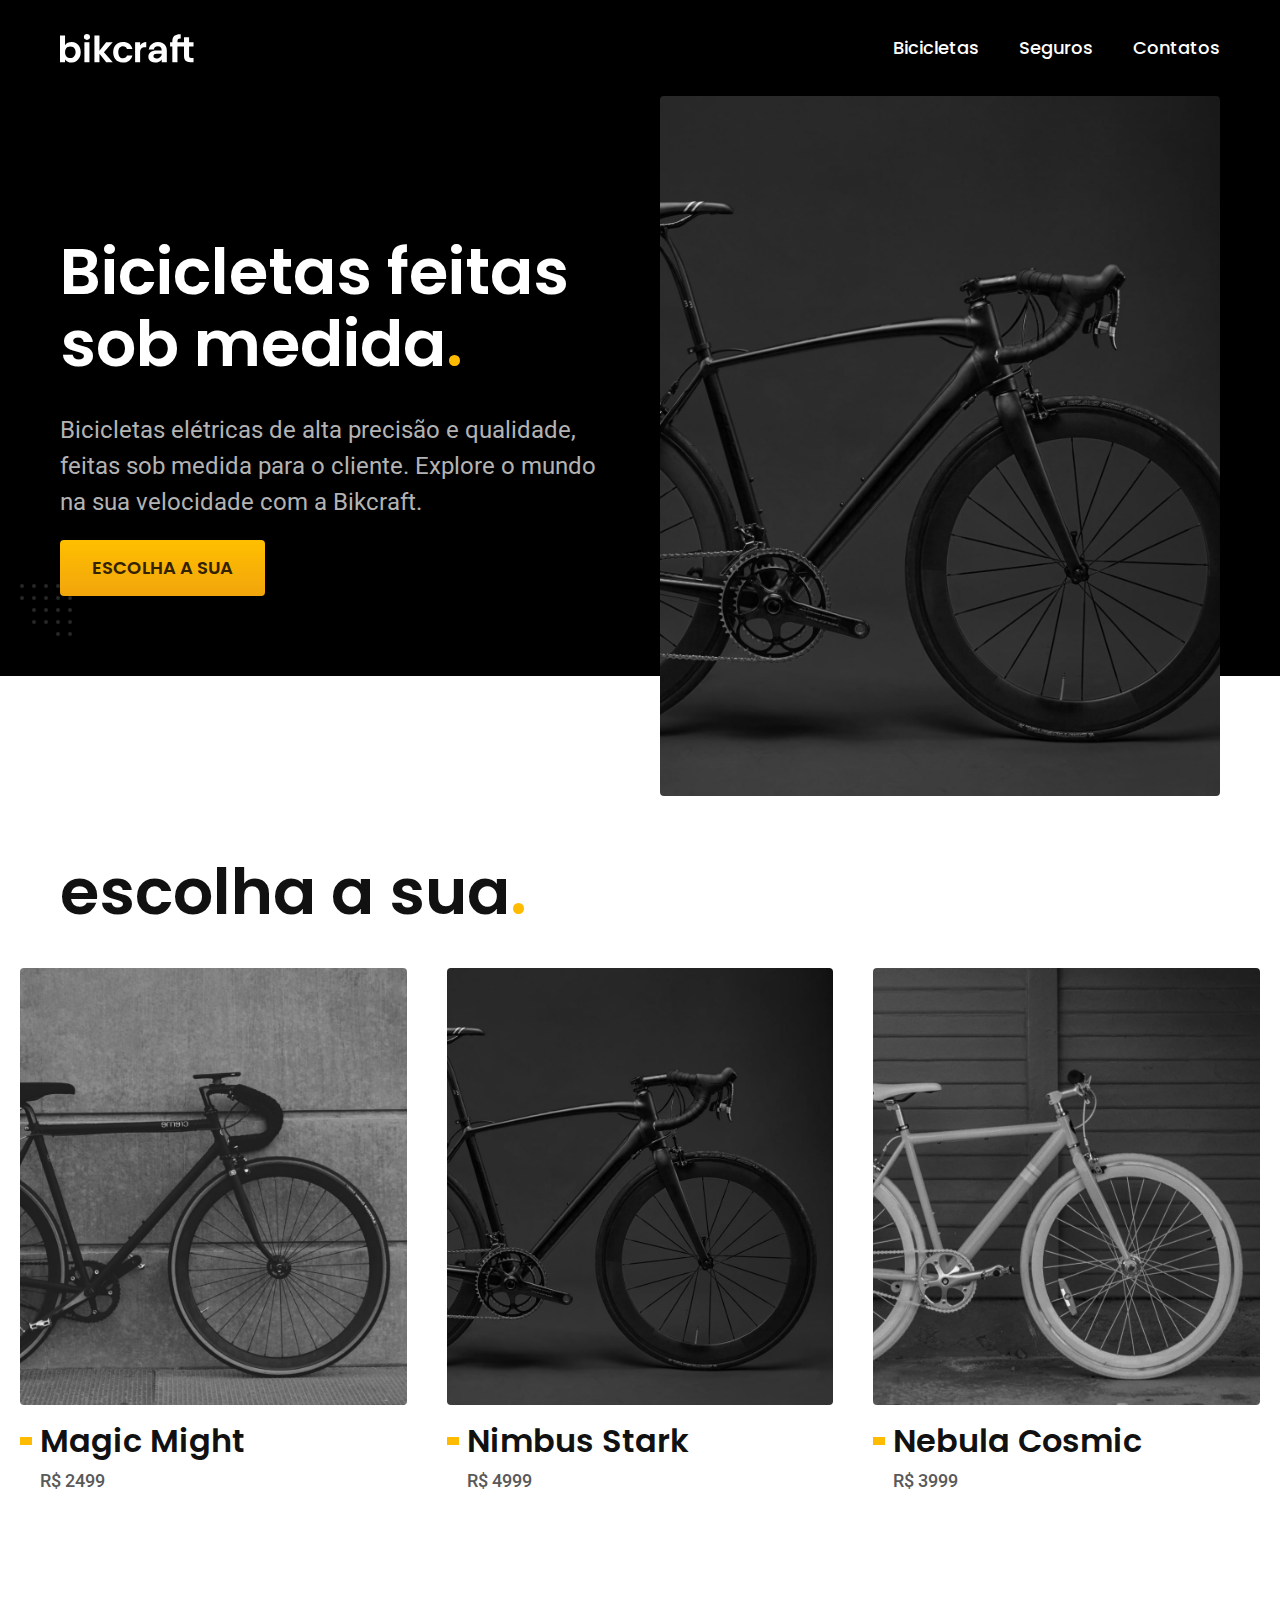
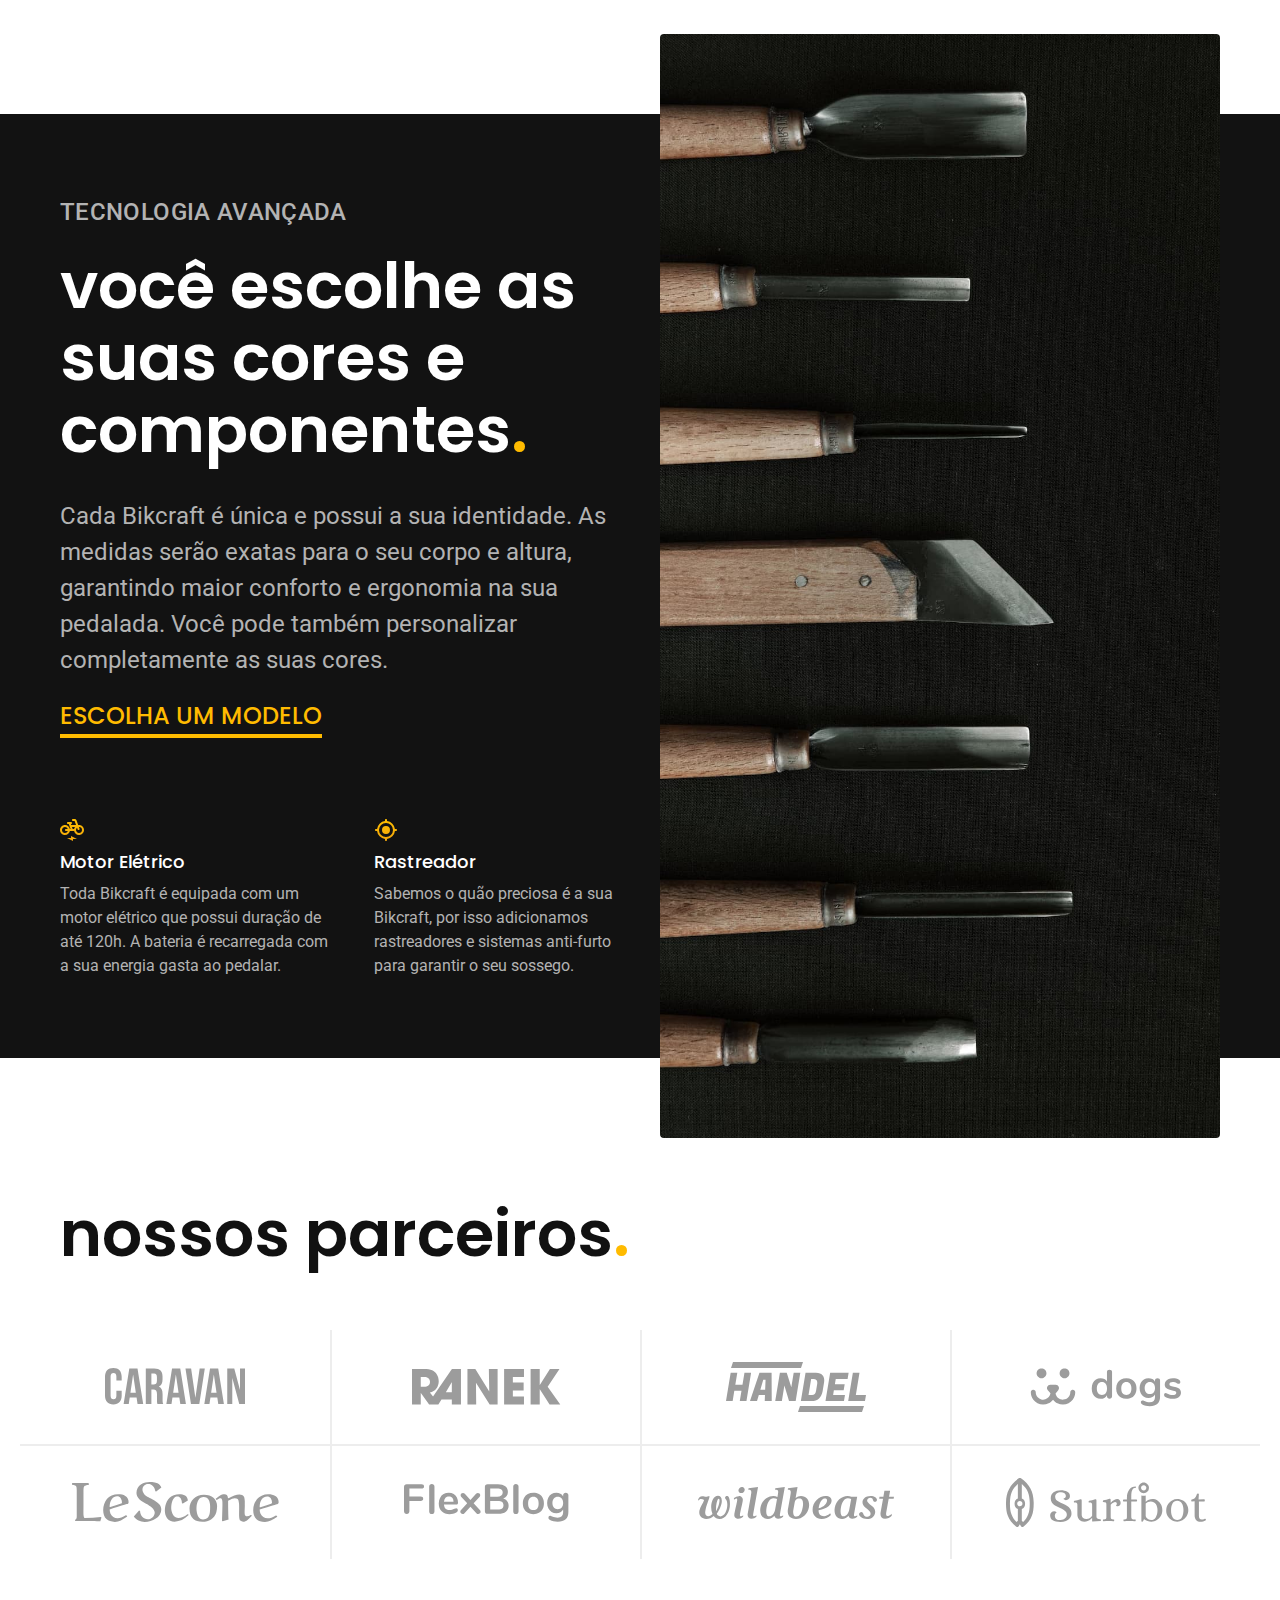
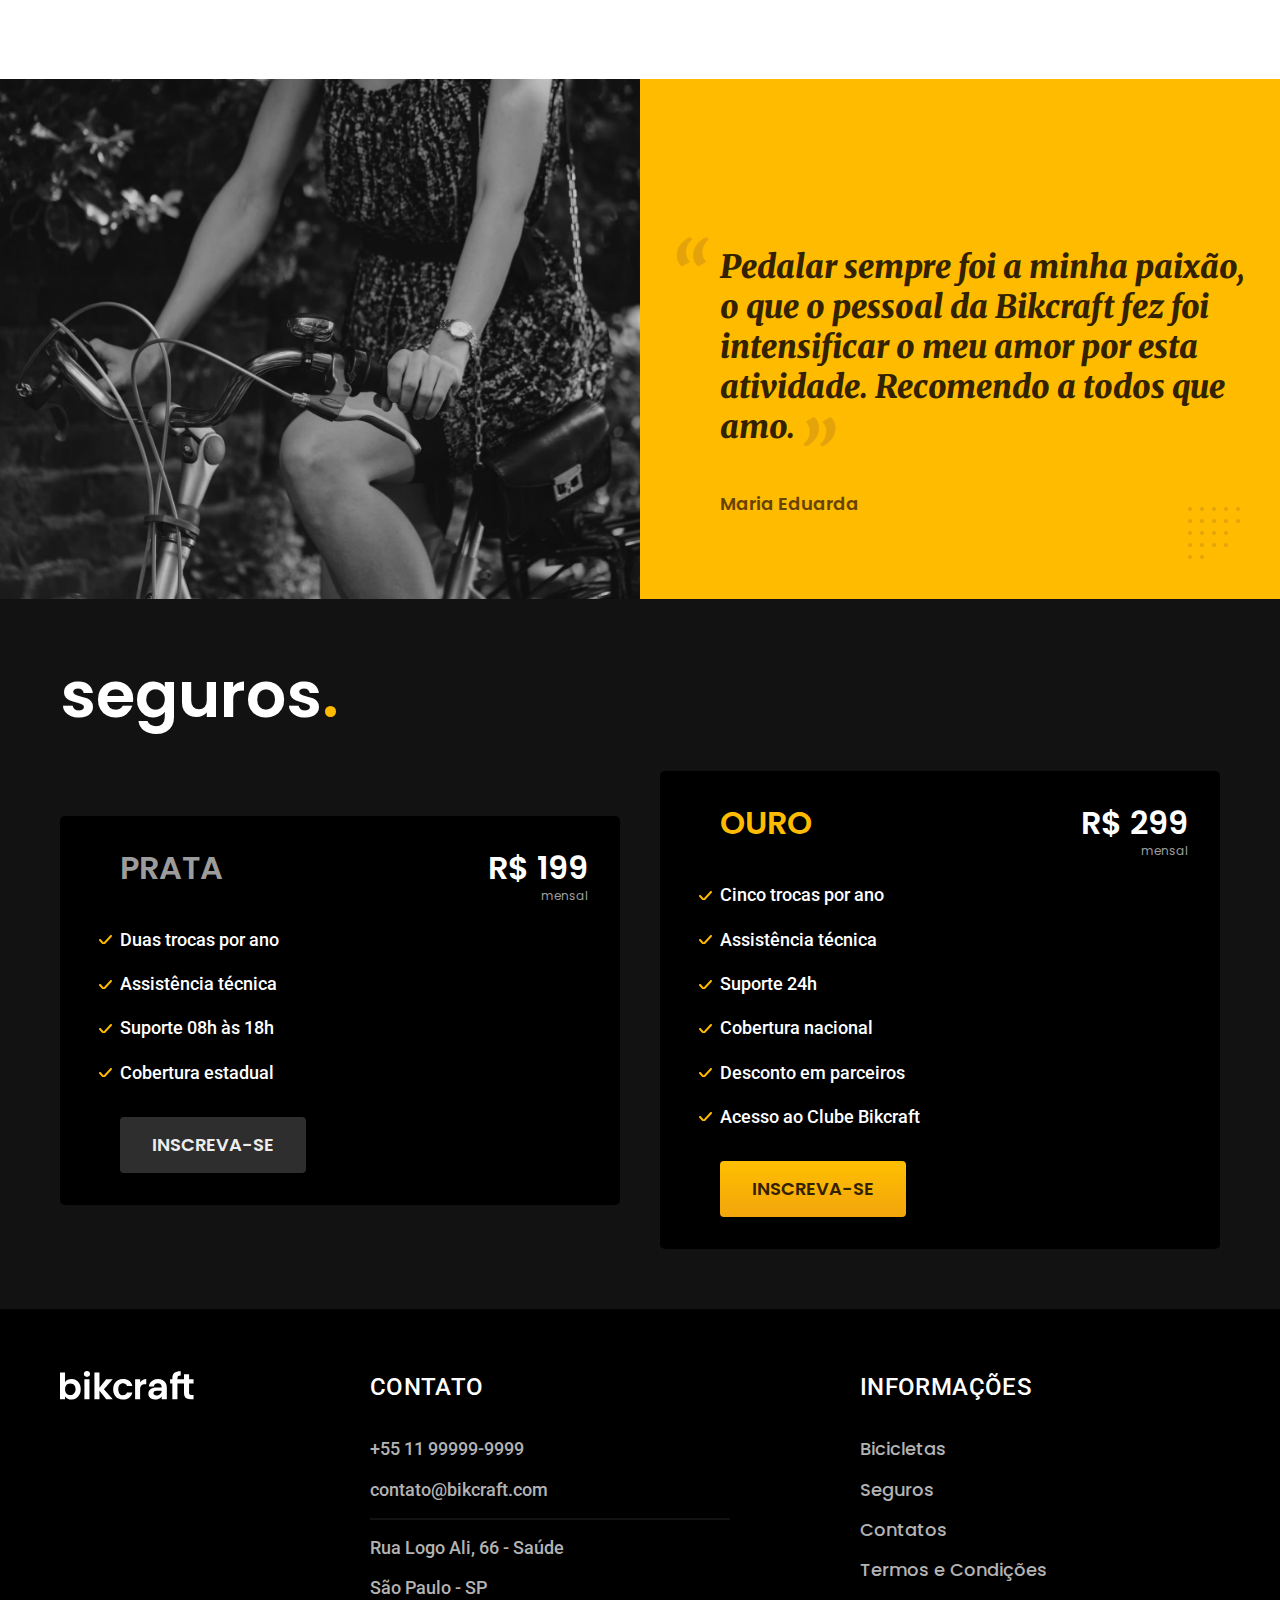
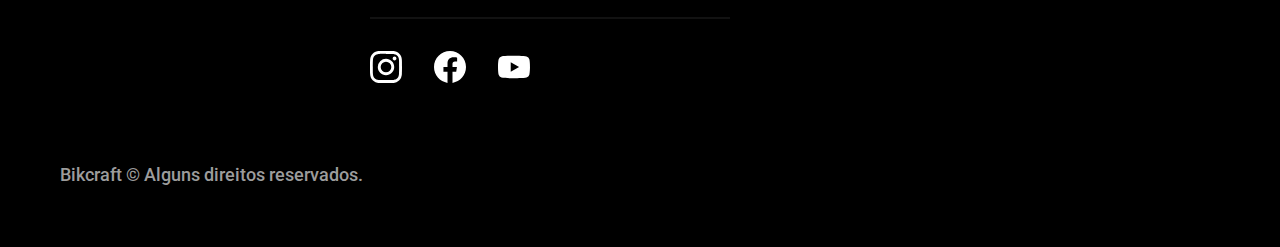
<file: index.html>
<!DOCTYPE html>
<html lang="pt-br">

<head>
  <meta charset="UTF-8">
  <meta name="viewport" content="width=device-width, initial-scale=1.0">
  <title>Bikcraft - Bicicletas Elétricas</title>
  <meta name="description" content="Bicicletas elétricas de alta precisão e qualidade, feitas sob medida para o cliente. Explore o mundo na sua velocidade com a Bikcraft.">

  <link rel="icon" href="./favicon.svg" type="image/svg+xml">
  <link rel="preload" href="./css/style.min.css" as="style">
  <link rel="stylesheet" href="./css/style.min.css">

  <script>document.documentElement.classList.add('js')</script>

  <link rel="preconnect" href="https://fonts.googleapis.com">
  <link rel="preconnect" href="https://fonts.gstatic.com" crossorigin>
  <link href="https://fonts.googleapis.com/css2?family=Merriweather:ital,wght@1,900&family=Poppins:wght@400;600&family=Roboto:wght@400;500&display=swap" rel="stylesheet">
</head>

<body>
  <header>
    <div class="header-bg">
      <div class="header container">
        <a href="./">
          <img src="./img/bikcraft.svg" width="136" height="32" alt="Bikcraft">
        </a>

        <nav aria-label="primaria">
          <ul class="header-menu font-1-m cor-0">
            <li><a href="./bicicletas.html">Bicicletas</a></li>
            <li><a href="./seguros.html">Seguros</a></li>
            <li><a href="./contato.html">Contatos</a></li>
          </ul>
        </nav>
      </div>
    </div>
  </header>

  <main class="introducao-bg">
    <div class="introducao container">
      <div class="introducao-conteudo">
        <h1 class="font-1-xxl cor-0 fadeInDown" data-anime="200">Bicicletas feitas sob medida<span class="cor-p1">.</span></h1>
        <p class="font-2-l cor-5 fadeInDown" data-anime="400">Bicicletas elétricas de alta precisão e qualidade, feitas sob medida para o cliente. Explore o mundo na sua velocidade com a Bikcraft.</p>
        <a class="botao fadeInDown" data-anime="600" href="./biciletas.html">Escolha a sua</a>
      </div>
      <picture class="fadeInDown" data-anime="800">
        <source media="(max-width: 800px)" srcset="./img/bicicletas/otimizadas/nimbus.jpg">
        <img src="./img/fotos/otimizadas/introducao.jpg" width="1280" height="1600" alt="Bicicleta elétrica preta.">
      </picture>
    </div>
  </main>

  <article class="bicicletas-lista">
    <h2 class="container font-1-xxl">escolha a sua<span class="cor-p1">.</span></h2>

    <ul>
      <li>
        <a href="./bicicletas/magic.html">
          <img src="./img/bicicletas/otimizadas/magic-might.jpg" width="920" height="1040" alt="Bicicleta preta">
          <h3 class="font-1-xl">Magic Might</h3>
          <span class="font-2-m cor-8">R$ 2499</span>
        </a>
      </li>
      <li>
        <a href="./bicicletas/nimbus.html">
          <img src="./img/bicicletas/otimizadas/nimbus-stark.jpg" width="920" height="1040" alt="Bicicleta preta">
          <h3 class="font-1-xl">Nimbus Stark</h3>
          <span class="font-2-m cor-8">R$ 4999</span>
        </a>
      </li>
      <li>
        <a href="./bicicletas/nebula.html">
          <img src="./img/bicicletas/otimizadas/nebula-cosmic.jpg" width="920" height="1040" alt="Bicicleta preta">
          <h3 class="font-1-xl">Nebula Cosmic</h3>
          <span class="font-2-m cor-8">R$ 3999</span>
        </a>
      </li>
    </ul>
  </article>

  <article class="tecnologia-bg">
    <div class="tecnologia container">
      <div class="tecnologia-conteudo">
        <span class="font-2-l-b cor-5">Tecnologia Avançada</span>
        <h2 class="font-1-xxl cor-0">você escolhe as suas cores e componentes<span class="cor-p1">.</span></h2>
        <p class="font-2-l cor-5">Cada Bikcraft é única e possui a sua identidade. As medidas serão exatas para o seu corpo e altura, garantindo maior conforto e ergonomia na sua pedalada. Você pode também personalizar completamente as suas cores.</p>
        <a class="link" href="./bicicletas.html">Escolha um modelo</a>
        <div class="tecnologia-vantagens">
          <div>
            <img src="./img/icones/otimizadas/eletrica.svg" width="24" height="24" alt="">
            <h3 class="font-1-m cor-0">Motor Elétrico</h3>
            <p class="font-2-s cor-5">Toda Bikcraft é equipada com um motor elétrico que possui duração de até 120h. A bateria é recarregada com a sua energia gasta ao pedalar.</p>
          </div>
          <div>
            <img src="./img/icones/otimizadas/rastreador.svg" width="24" height="24" alt="">
            <h3 class="font-1-m cor-0">Rastreador</h3>
            <p class="font-2-s cor-5">Sabemos o quão preciosa é a sua Bikcraft, por isso adicionamos rastreadores e sistemas anti-furto para garantir o seu sossego.</p>
          </div>
        </div>
      </div>

      <div class="tecnologia-imagem">
        <img src="./img/fotos/otimizadas/tecnologia.jpg" width="1200" height="1920" alt="">
      </div>
    </div>
  </article>

  <section class="parceiros" aria-label="Nossos parceiros">
    <h2 class="container font-1-xxl">nossos parceiros<span class="cor-p1">.</span></h2>

    <ul>
      <li><img src="./img/parceiros/caravan.svg" alt="Caravan" width="140" height="38"></li>
      <li><img src="./img/parceiros/ranek.svg" alt="Ranek" width="149" height="36"></li>
      <li><img src="./img/parceiros/handel.svg" alt="Handel" width="140" height="50"></li>
      <li><img src="./img/parceiros/dogs.svg" alt="Dogs" width="152" height="39"></li>
      <li><img src="./img/parceiros/lescone.svg" alt="LeScone" width="208" height="41"></li>
      <li><img src="./img/parceiros/flexblog.svg" alt="FlexBlog" width="165" height="38"></li>
      <li><img src="./img/parceiros/wildbeast.svg" alt="Wildbeast" width="196" height="34"></li>
      <li><img src="./img/parceiros/surfbot.svg" alt="Surfbot" width="200" height="49"></li>
    </ul>
  </section>

  <section class="depoimento" aria-label="Depoimento">
    <div>
      <img src="./img/fotos/otimizadas/depoimento.jpg" width="1560" height="1360" alt="Pessoa andando numa bicicleta Bikcraft">
    </div>
    <div class="depoimento-conteudo">
      <blockquote class="font-1-xl cor-p5">
        <p>Pedalar sempre foi a minha paixão, o que o pessoal da Bikcraft fez foi intensificar o meu amor por esta atividade. Recomendo a todos que amo.</p>
        <span class="font-1-m-b cor-p4">Maria Eduarda</span>
      </blockquote>
    </div>
  </section>

  <article class="seguros-bg">
    <div class="seguros container">
      <h2 class="font-1-xxl cor-0">seguros<span class="cor-p1">.</span></h2>
      <div class="seguros-item">
        <h3 class="font-1-xl cor-6">PRATA</h3>
        <span class="font-1-xl cor-0">R$ 199 <span class="font-1-xs cor-6">mensal</span></span>
        <ul class="font-2-m cor-0">
          <li>Duas trocas por ano</li>
          <li>Assistência técnica</li>
          <li>Suporte 08h às 18h</li>
          <li>Cobertura estadual</li>
        </ul>
        <a class="botao secundario" href="./orcamento.html?tipo=seguro&produto=prata">Inscreva-se</a>
      </div>

      <div class="seguros-item">
        <h3 class="font-1-xl cor-p1">OURO</h3>
        <span class="font-1-xl cor-0">R$ 299 <span class="font-1-xs cor-6">mensal</span></span>
        <ul class="font-2-m cor-0">
          <li>Cinco trocas por ano</li>
          <li>Assistência técnica</li>
          <li>Suporte 24h</li>
          <li>Cobertura nacional</li>
          <li>Desconto em parceiros</li>
          <li>Acesso ao Clube Bikcraft</li>
        </ul>
        <a class="botao" href="./orcamento.html?tipo=seguro&produto=ouro">Inscreva-se</a>
      </div>

    </div>

  </article>

  <footer class="footer-bg">
    <div class="footer container">
      <img src="./img/bikcraft.svg" width="136" height="32" alt="Bikcraft">
      <div class="footer-contato">
        <h3 class="font-2-l-b cor-0">Contato</h3>
        <ul class="cor-5 font-2-m">
          <li><a href="tel:+5511999999999">+55 11 99999-9999</a></li>
          <li><a href="mailto:contato@bikcraft.com">contato@bikcraft.com</a></li>
          <li>Rua Logo Ali, 66 - Saúde</a></li>
          <li>São Paulo - SP</li>
        </ul>
        <div class="footer-redes">
          <a href="./">
            <img src="./img/redes/otimizadas/instagram.svg" width="32" height="32" alt="Instagram">
          </a>
          <a href="./">
            <img src="./img/redes/otimizadas/facebook.svg" width="32" height="32" alt="Facebook">
          </a>
          <a href="./">
            <img src="./img/redes/otimizadas/youtube.svg" width="32" height="32" alt="Youtube">
          </a>
        </div>
      </div>
      <div class="footer-informacoes">
        <h3 class="font-2-l-b cor-0">Informações</h3>
        <nav>
          <ul class="font-1-m cor-5">
            <li><a href="./bicicletas.html">Bicicletas</a></li>
            <li><a href="./seguros.html">Seguros</a></li>
            <li><a href="./contato.html">Contatos</a></li>
            <li><a href="./termos.html">Termos e Condições</a></li>
          </ul>
        </nav>
      </div>
      <p class="footer-copy font-2-m cor-6">Bikcraft © Alguns direitos reservados. </p>
    </div>

  </footer>

  <script src="./js/plugins/simple-anime.js"></script>
  <script src="./js/script.js"></script>
</body>

</html>
</file>
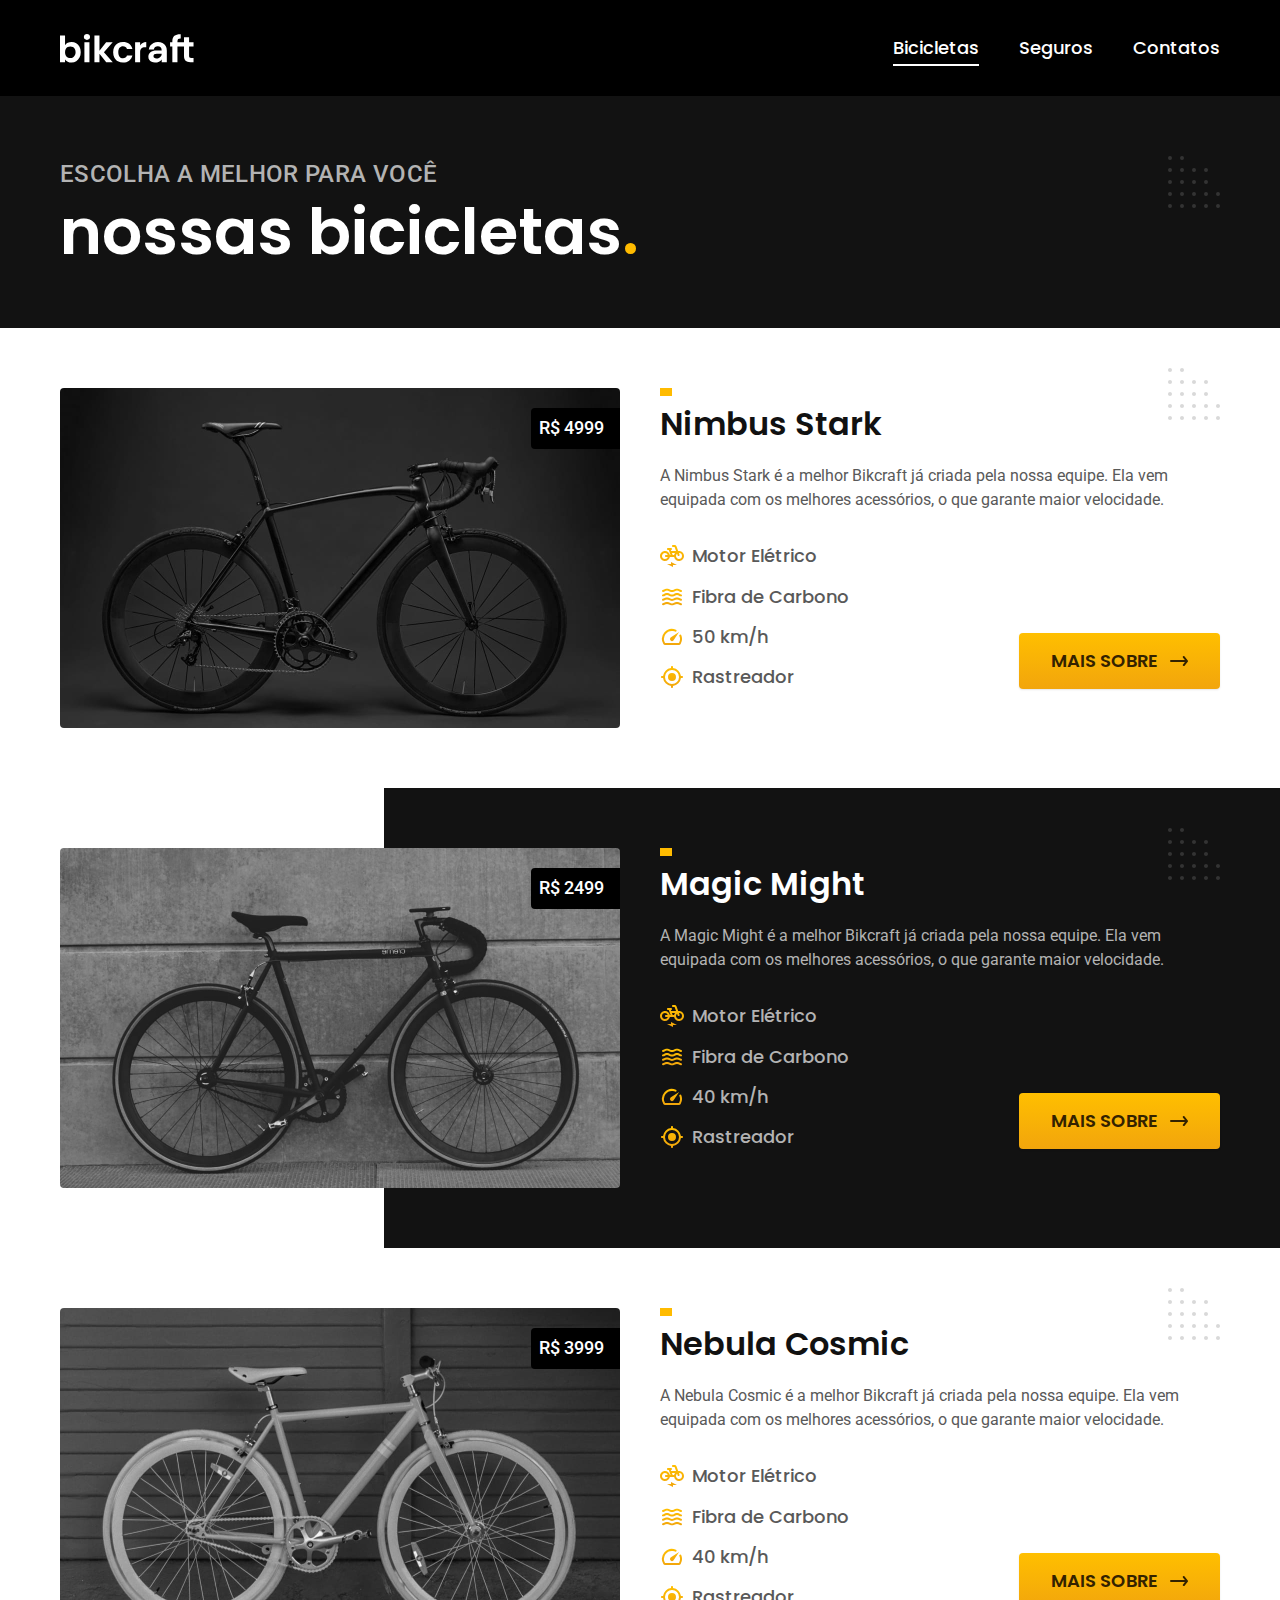
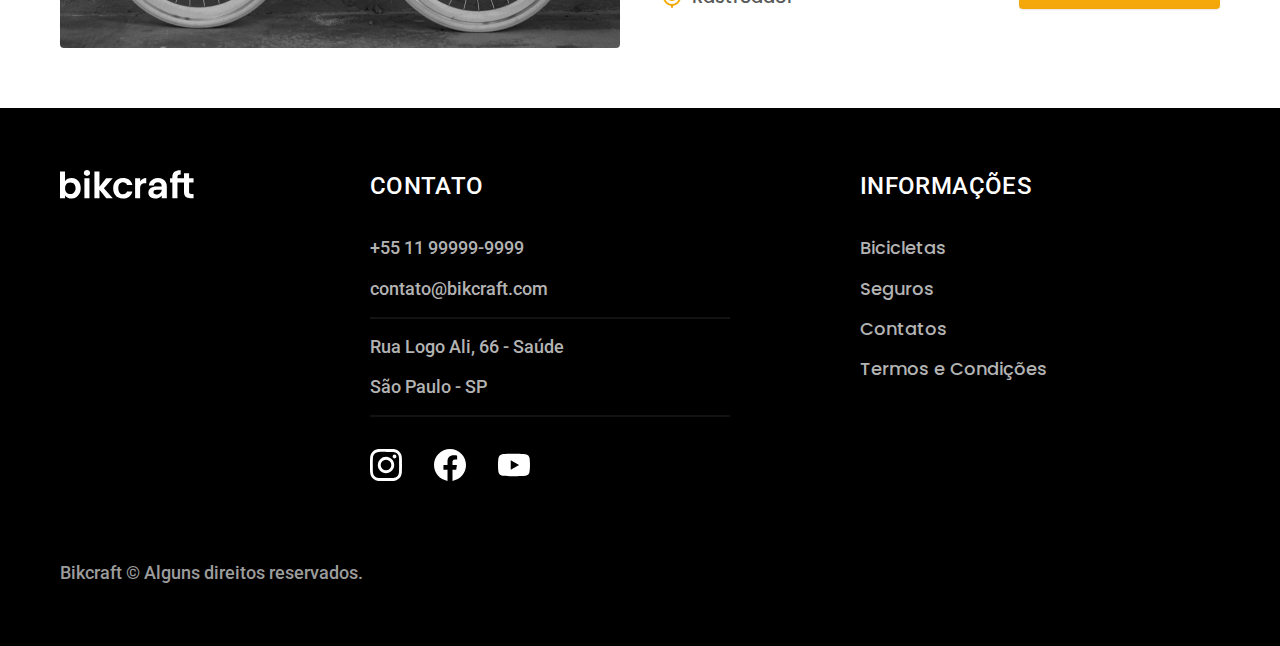
<file: bicicletas.html>
<!DOCTYPE html>
<html lang="pt-br">

<head>
  <meta charset="UTF-8">
  <meta name="viewport" content="width=device-width, initial-scale=1.0">
  <title>Bicicletas | Bikcraft</title>
  <meta name="description" content="Termos e condições.">

  <link rel="icon" href="./favicon.svg" type="image/svg+xml">
  <link rel="preload" href="./css/style.min.css" as="style">
  <link rel="stylesheet" href="./css/style.min.css">

  <link rel="preconnect" href="https://fonts.googleapis.com">
  <link rel="preconnect" href="https://fonts.gstatic.com" crossorigin>
  <link href="https://fonts.googleapis.com/css2?family=Merriweather:ital,wght@1,900&family=Poppins:wght@400;600&family=Roboto:wght@400;500&display=swap" rel="stylesheet">
</head>

<body id="bicicletas">
  <header>
    <div class="header-bg">
      <div class="header container">
        <a href="./">
          <img src="./img/bikcraft.svg" alt="Bikcraft">
        </a>

        <nav aria-label="primaria">
          <ul class="header-menu font-1-m cor-0">
            <li><a href="./bicicletas.html">Bicicletas</a></li>
            <li><a href="./seguros.html">Seguros</a></li>
            <li><a href="./contato.html">Contatos</a></li>
          </ul>
        </nav>
      </div>
    </div>
  </header>

  <main>
    <div class="titulo-bg">
      <div class="titulo container">
        <p class="font-2-l-b cor-5">Escolha a melhor para você</p>
        <h1 class="font-1-xxl cor-0">nossas bicicletas<span class="cor-p1">.</span></h1>
      </div>
    </div>

    <div class="bicicletas-bg">
      <div class="bicicletas container">
        <div class="bicicletas-imagem">
          <img src="./img/bicicletas/otimizadas/nimbus.jpg" alt="Bicicleta preta">
          <span class="font-2-m cor-0">R$ 4999</span>
        </div>
        <div class="bicicletas-conteudo">
          <h2 class="font-1-xl">Nimbus Stark</h2>
          <p class="font-2-s cor-8">A Nimbus Stark é a melhor Bikcraft já criada pela nossa equipe. Ela vem equipada com os melhores acessórios, o que garante maior velocidade.</p>
          <ul class="font-1-m cor-8">
            <li><img src="./img/icones/otimizadas/eletrica.svg" alt="">Motor Elétrico</li>
            <li><img src="./img/icones/otimizadas/carbono.svg" alt="">Fibra de Carbono</li>
            <li><img src="./img/icones/otimizadas/velocidade.svg" alt="">50 km/h</li>
            <li><img src="./img/icones/otimizadas/rastreador.svg" alt="">Rastreador</li>
          </ul>
          <a class="botao seta" href="./bicicletas/nimbus.html">Mais Sobre</a>
        </div>
      </div>
    </div>

    <div class="bicicletas-bg">
      <div class="bicicletas container">
        <div class="bicicletas-imagem">
          <img src="./img/bicicletas/otimizadas/magic.jpg" alt="Bicicleta preta">
          <span class="font-2-m cor-0">R$ 2499</span>
        </div>
        <div class="bicicletas-conteudo">
          <h2 class="font-1-xl cor-0">Magic Might</h2>
          <p class="font-2-s cor-5">A Magic Might é a melhor Bikcraft já criada pela nossa equipe. Ela vem equipada com os melhores acessórios, o que garante maior velocidade.</p>
          <ul class="font-1-m cor-5">
            <li><img src="./img/icones/otimizadas/eletrica.svg" alt="">Motor Elétrico</li>
            <li><img src="./img/icones/otimizadas/carbono.svg" alt="">Fibra de Carbono</li>
            <li><img src="./img/icones/otimizadas/velocidade.svg" alt="">40 km/h</li>
            <li><img src="./img/icones/otimizadas/rastreador.svg" alt="">Rastreador</li>
          </ul>
          <a class="botao seta" href="./bicicletas/magic.html">Mais Sobre</a>
        </div>
      </div>
    </div>

    <div class="bicicletas-bg">
      <div class="bicicletas container">
        <div class="bicicletas-imagem">
          <img src="./img/bicicletas/otimizadas/nebula.jpg" alt="Bicicleta preta">
          <span class="font-2-m cor-0">R$ 3999</span>
        </div>
        <div class="bicicletas-conteudo">
          <h2 class="font-1-xl">Nebula Cosmic</h2>
          <p class="font-2-s cor-8">A Nebula Cosmic é a melhor Bikcraft já criada pela nossa equipe. Ela vem equipada com os melhores acessórios, o que garante maior velocidade.</p>
          <ul class="font-1-m cor-8">
            <li><img src="./img/icones/otimizadas/eletrica.svg" alt="">Motor Elétrico</li>
            <li><img src="./img/icones/otimizadas/carbono.svg" alt="">Fibra de Carbono</li>
            <li><img src="./img/icones/otimizadas/velocidade.svg" alt="">40 km/h</li>
            <li><img src="./img/icones/otimizadas/rastreador.svg" alt="">Rastreador</li>
          </ul>
          <a class="botao seta" href="./bicicletas/nebula.html">Mais Sobre</a>
        </div>
      </div>
    </div>

  </main>

  <footer class="footer-bg">
    <div class="footer container">
      <img src="./img/bikcraft.svg" alt="Bikcraft">
      <div class="footer-contato">
        <h3 class="font-2-l-b cor-0">Contato</h3>
        <ul class="cor-5 font-2-m">
          <li><a href="tel:+5511999999999">+55 11 99999-9999</a></li>
          <li><a href="mailto:contato@bikcraft.com">contato@bikcraft.com</a></li>
          <li>Rua Logo Ali, 66 - Saúde</a></li>
          <li>São Paulo - SP</li>
        </ul>
        <div class="footer-redes">
          <a href="./">
            <img src="./img/redes/otimizadas/instagram.svg" alt="Instagram">
          </a>
          <a href="./">
            <img src="./img/redes/otimizadas/facebook.svg" alt="Facebook">
          </a>
          <a href="./">
            <img src="./img/redes/otimizadas/youtube.svg" alt="Youtube">
          </a>
        </div>
      </div>
      <div class="footer-informacoes">
        <h3 class="font-2-l-b cor-0">Informações</h3>
        <nav>
          <ul class="font-1-m cor-5">
            <li><a href="./bicicletas.html">Bicicletas</a></li>
            <li><a href="./seguros.html">Seguros</a></li>
            <li><a href="./contato.html">Contatos</a></li>
            <li><a href="./termos.html">Termos e Condições</a></li>
          </ul>
        </nav>
      </div>
      <p class="footer-copy font-2-m cor-6">Bikcraft © Alguns direitos reservados. </p>
    </div>
    <script src="./js/script.js"></script>
</body>

</html>
</file>
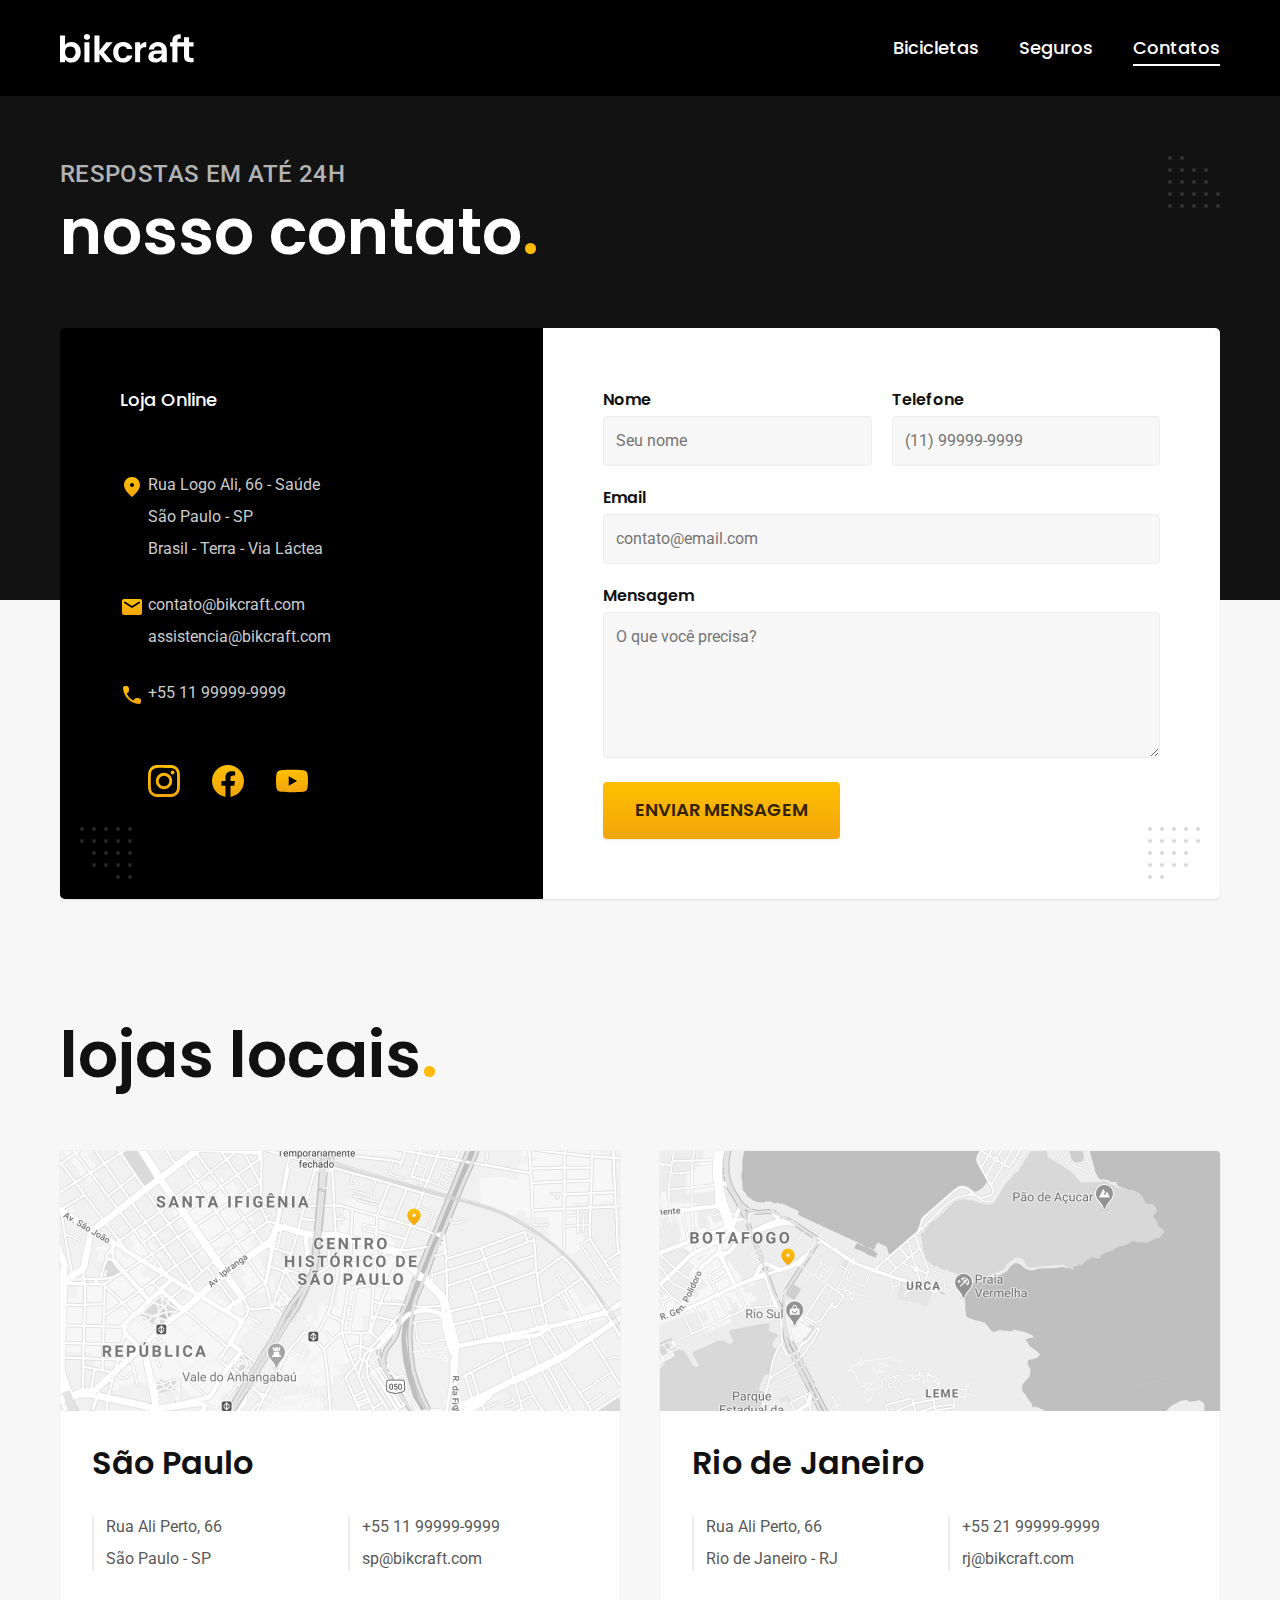
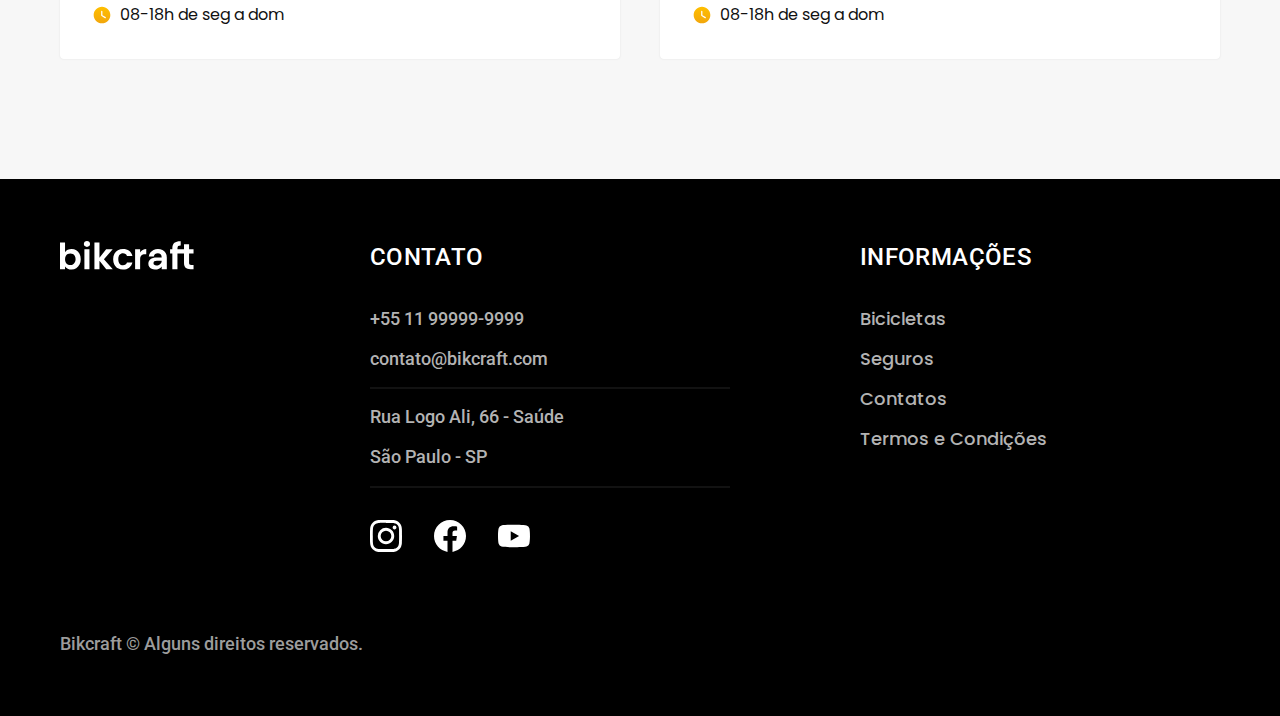
<file: contato.html>
<!DOCTYPE html>
<html lang="pt-br">

<head>
  <meta charset="UTF-8">
  <meta name="viewport" content="width=device-width, initial-scale=1.0">
  <title>Contato | Bikcraft</title>
  <meta name="description" content="Termos e condições.">

  <link rel="icon" href="./favicon.svg" type="image/svg+xml">
  <link rel="preload" href="./css/style.min.css" as="style">
  <link rel="stylesheet" href="./css/style.min.css">

  <link rel="preconnect" href="https://fonts.googleapis.com">
  <link rel="preconnect" href="https://fonts.gstatic.com" crossorigin>
  <link href="https://fonts.googleapis.com/css2?family=Merriweather:ital,wght@1,900&family=Poppins:wght@400;600&family=Roboto:wght@400;500&display=swap" rel="stylesheet">
</head>

<body id="contato">
  <header>
    <div class="header-bg">
      <div class="header container">
        <a href="./">
          <img src="./img/bikcraft.svg" alt="Bikcraft">
        </a>

        <nav aria-label="primaria">
          <ul class="header-menu font-1-m cor-0">
            <li><a href="./bicicletas.html">Bicicletas</a></li>
            <li><a href="./seguros.html">Seguros</a></li>
            <li><a href="./contato.html">Contatos</a></li>
          </ul>
        </nav>
      </div>
    </div>
  </header>

  <main>
    <div class="titulo-bg">
      <div class="titulo container">
        <p class="font-2-l-b cor-5">Respostas em até 24h</p>
        <h1 class="font-1-xxl cor-0">nosso contato<span class="cor-p1">.</span></h1>
      </div>
    </div>

    <div class="contato container">
      <section class="contato-dados" aria-label="Endereço">
        <h2 class="font-1-m cor-0">Loja Online</h2>
        <div class="contato-endereco font-2-s cor-4">
          <p>Rua Logo Ali, 66 - Saúde</p>
          <p>São Paulo - SP</p>
          <p>Brasil - Terra - Via Láctea</p>
        </div>
        <address class="contato-meios font-2-s cor-4">
          <a href="mailto:contato@bikcraft.com">contato@bikcraft.com</a>
          <a href="mailto:assistencia@bikcraft.com">assistencia@bikcraft.com</a>
          <a href="tel:+5511999999999">+55 11 99999-9999</a>
        </address>
        <div class="contato-redes">
          <a href="./">
            <img src="./img/redes/otimizadas/instagram-p.svg" alt="Instagram">
          </a>
          <a href="./">
            <img src="./img/redes/otimizadas/facebook-p.svg" alt="Facebook">
          </a>
          <a href="./">
            <img src="./img/redes/otimizadas/youtube-p.svg" alt="Youtube">
          </a>
        </div>
      </section>
      <section class="contato-formulario" aria-label="Formulário">
        <form class="form" action="./enviar.php" method="post">
          <div>
            <label for="nome">Nome</label>
            <input type="text" id="nome" name="nome" placeholder="Seu nome">
          </div>
          <div>
            <label for="telefone">Telefone</label>
            <input type="text" id="telefone" name="telefone" placeholder="(11) 99999-9999">
          </div>
          <div class="col-2">
            <label for="email">Email</label>
            <input type="email" id="email" name="email" placeholder="contato@email.com" required>
          </div>
          <div class="col-2">
            <label for="mensagem">Mensagem</label>
            <textarea rows="5" id="mensagem" name="mensagem" placeholder="O que você precisa?"></textarea>
          </div>
          <button class="botao col-2">Enviar Mensagem</button>
        </form>
      </section>
    </div>
  </main>

  <article class="lojas container">
    <h2 class="font-1-xxl">lojas locais<span class="cor-p1">.</span></h2>

    <div class="lojas-item">
      <img src="./img/lojas/sp.jpg" alt="Mapa marcando o endereço em Rua Ali Perto, 66 - São Paulo - SP">
      <div class="lojas-conteudo">
        <h3 class="font-1-xl">São Paulo</h3>
        <div class="lojas-dados font-2-s cor-8">
          <p>Rua Ali Perto, 66</p>
          <p>São Paulo - SP</p>
        </div>
        <div class="lojas-dados font-2-s cor-8">
          <a href="tel:+5511999999999">+55 11 99999-9999</a>
          <a href="mailto:sp@bikcraft.com">sp@bikcraft.com</a>
        </div>
        <p class="lojas-tempo font-1-s"><img src="./img/icones/otimizadas/horario.svg" alt="">08-18h de seg a dom</p>
      </div>
    </div>


    <div class="lojas-item">
      <img src="./img/lojas/rj.jpg" alt="Mapa marcando o endereço em Rua Ali Perto, 66 - Rio de Janeiro - RJ">
      <div class="lojas-conteudo">
        <h3 class="font-1-xl">Rio de Janeiro</h3>
        <div class="lojas-dados font-2-s cor-8">
          <p>Rua Ali Perto, 66</p>
          <p>Rio de Janeiro - RJ</p>
        </div>
        <div class="lojas-dados font-2-s cor-8">
          <a href="tel:+5521999999999">+55 21 99999-9999</a>
          <a href="mailto:rj@bikcraft.com">rj@bikcraft.com</a>
        </div>
        <p class="lojas-tempo font-1-s"><img src="./img/icones/otimizadas/horario.svg" alt="">08-18h de seg a dom</p>
      </div>
    </div>

  </article>

  <footer class="footer-bg">
    <div class="footer container">
      <img src="./img/bikcraft.svg" alt="Bikcraft">
      <div class="footer-contato">
        <h3 class="font-2-l-b cor-0">Contato</h3>
        <ul class="cor-5 font-2-m">
          <li><a href="tel:+5511999999999">+55 11 99999-9999</a></li>
          <li><a href="mailto:contato@bikcraft.com">contato@bikcraft.com</a></li>
          <li>Rua Logo Ali, 66 - Saúde</a></li>
          <li>São Paulo - SP</li>
        </ul>
        <div class="footer-redes">
          <a href="./">
            <img src="./img/redes/otimizadas/instagram.svg" alt="Instagram">
          </a>
          <a href="./">
            <img src="./img/redes/otimizadas/facebook.svg" alt="Facebook">
          </a>
          <a href="./">
            <img src="./img/redes/otimizadas/youtube.svg" alt="Youtube">
          </a>
        </div>
      </div>
      <div class="footer-informacoes">
        <h3 class="font-2-l-b cor-0">Informações</h3>
        <nav>
          <ul class="font-1-m cor-5">
            <li><a href="./bicicletas.html">Bicicletas</a></li>
            <li><a href="./seguros.html">Seguros</a></li>
            <li><a href="./contato.html">Contatos</a></li>
            <li><a href="./termos.html">Termos e Condições</a></li>
          </ul>
        </nav>
      </div>
      <p class="footer-copy font-2-m cor-6">Bikcraft © Alguns direitos reservados. </p>
    </div>
    <script src="./js/script.js"></script>
    <script src="./js/formulario.js"></script>
</body>

</html>
</file>
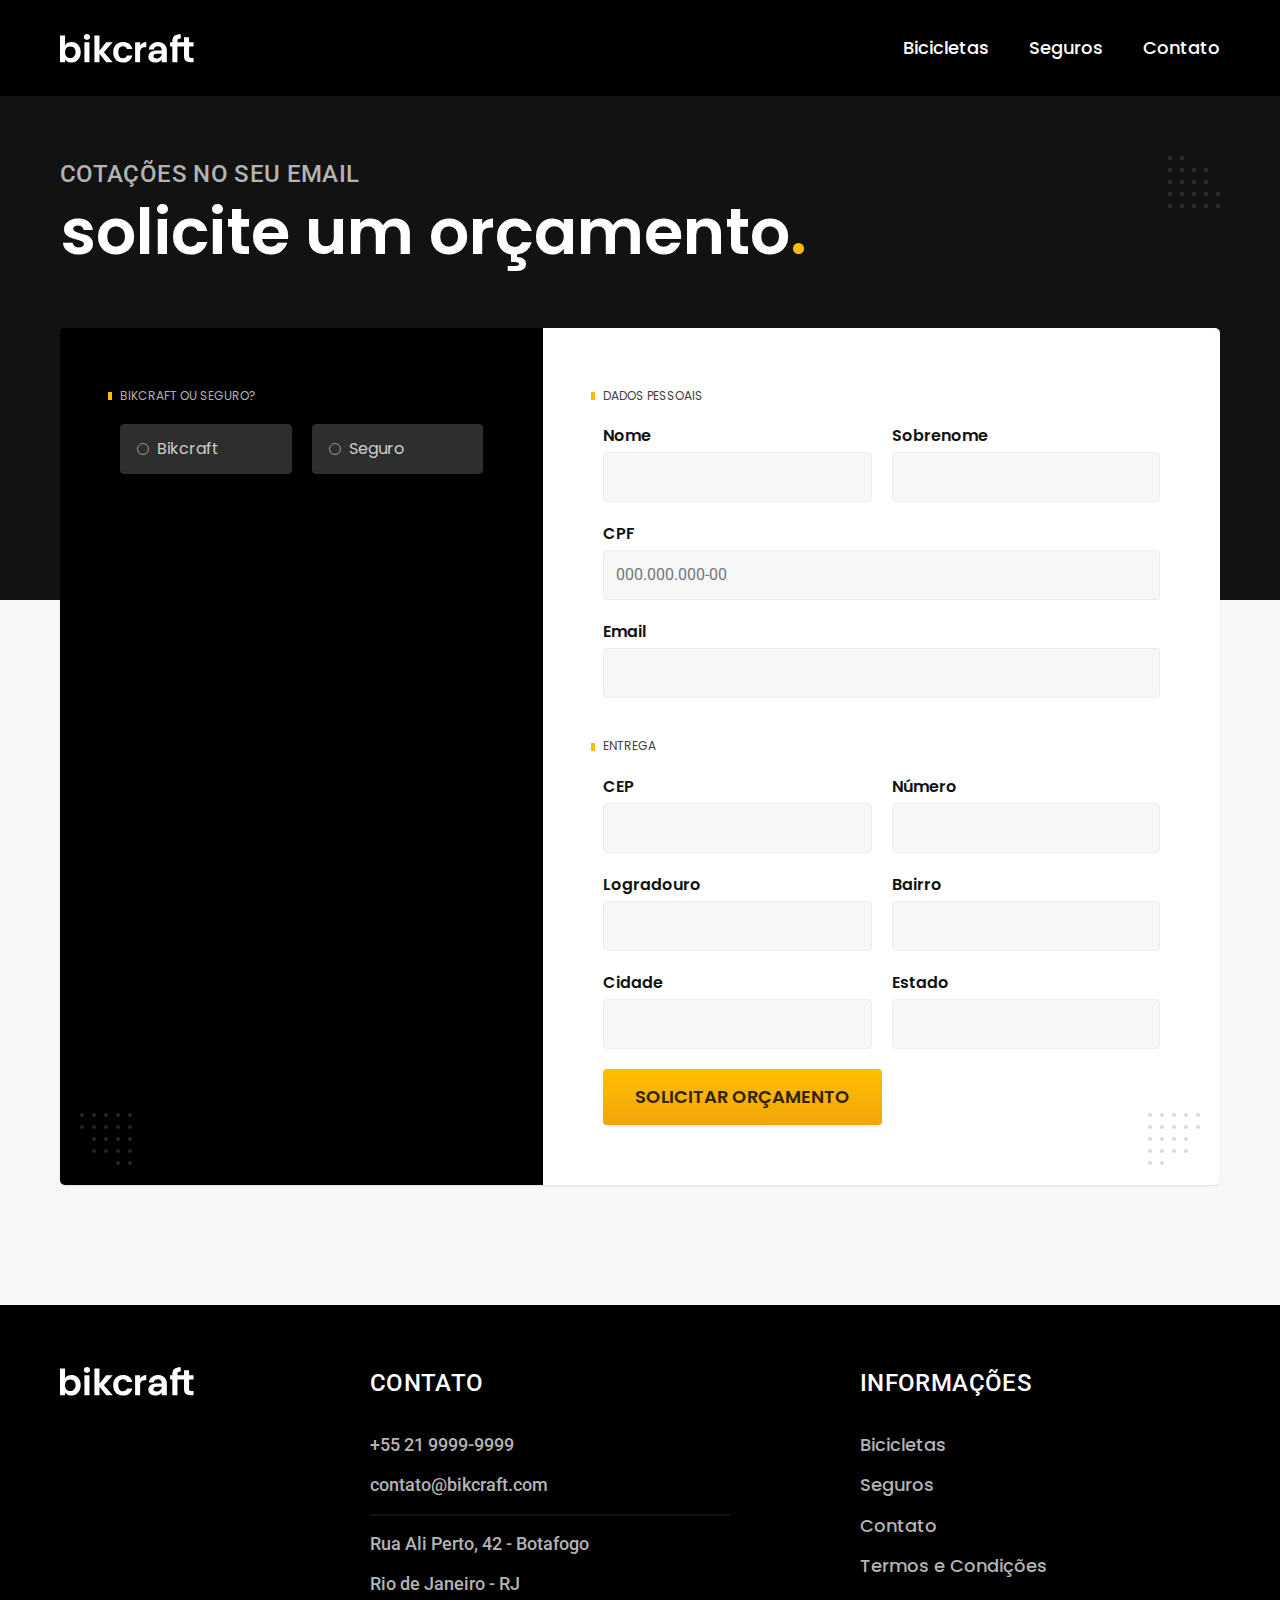
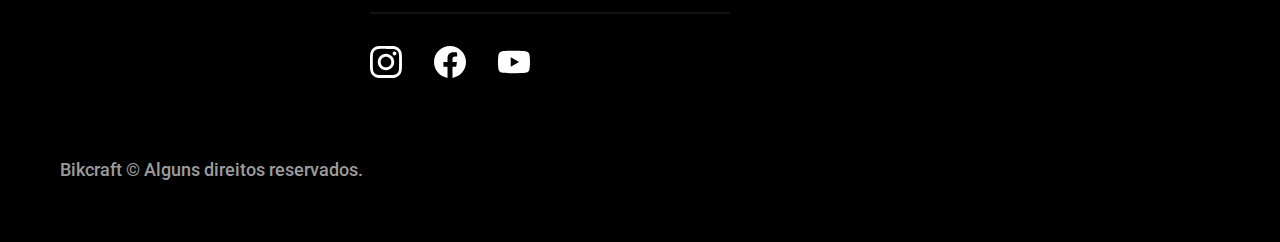
<file: orcamento.html>
<!DOCTYPE html>
<html lang="pt-br">

<head>
  <meta charset="UTF-8">
  <meta name="viewport" content="width=device-width, initial-scale=1.0">

  <title>Orçamento | Bikcraft</title>
  <meta name="description" content="Orçamento.">

  <link rel="icon" href="./favicon.svg" type="image/svg+xml">
  <link rel="preload" href="./css/style.min.css" as="style">
  <link rel="stylesheet" href="./css/style.min.css">

  <link rel="preconnect" href="https://fonts.googleapis.com">
  <link rel="preconnect" href="https://fonts.gstatic.com" crossorigin>
  <link href="https://fonts.googleapis.com/css2?family=Merriweather:ital,wght@1,900&family=Poppins:wght@400;600&family=Roboto:wght@400;500&display=swap" rel="stylesheet">
</head>

<body id="orcamento">
  <header class="header-bg">
    <div class="header container">
      <a href="./">
        <img src="./img/bikcraft.svg" alt="Bikcraft">
      </a>

      <nav aria-label="primaria">
        <ul class="header-menu font-1-m cor-0">
          <li><a href="./bicicletas.html">Bicicletas</a></li>
          <li><a href="./seguros.html">Seguros</a></li>
          <li><a href="./contato.html">Contato</a></li>
        </ul>
      </nav>
    </div>
  </header>

  <main>
    <div class="titulo-bg">
      <div class="titulo container">
        <p class="font-2-l-b cor-5">Cotações no seu email</p>
        <h1 class="font-1-xxl cor-0">solicite um orçamento<span class="cor-p1">.</span></h1>
      </div>
    </div>

    <form class="orcamento container" action="./enviar.php" method="post">
      <div class="orcamento-produto">
        <h2 class="font-1-xs cor-5">Bikcraft ou Seguro?</h2>

        <input type="radio" name="tipo" value="bikcraft" id="bikcraft">
        <label for="bikcraft">Bikcraft</label>

        <input type="radio" name="tipo" value="seguro" id="seguro">
        <label for="seguro">Seguro</label>

        <div class="orcamento-conteudo" id="orcamento-bikcraft">
          <h2 class="font-1-xs cor-5">Escolha a sua</h2>

          <input type="radio" name="produto" value="nimbus" id="nimbus">
          <label for="nimbus">Nimbus Stark <span>R$ 4999</span></label>
          <div class="orcamento-detalhes">
            <ul class="font-1-xs cor-8">
              <li><img src="./img/icones/eletrica.svg" alt=""> Motor Elétrico</li>
              <li><img src="./img/icones/carbono.svg" alt=""> Fibra de Carbono</li>
              <li><img src="./img/icones/velocidade.svg" alt=""> 50 km/h</li>
              <li><img src="./img/icones/rastreador.svg" alt=""> Rastreador</li>
            </ul>
            <img src="./img/bicicletas/nimbus.jpg" alt="Bicicleta preta">
          </div>

          <input type="radio" name="produto" value="magic" id="magic">
          <label for="magic">Magic Might <span>R$ 2499</span></label>
          <div class="orcamento-detalhes">
            <ul class="font-1-xs cor-8">
              <li><img src="./img/icones/eletrica.svg" alt=""> Motor Elétrico</li>
              <li><img src="./img/icones/carbono.svg" alt=""> Fibra de Carbono</li>
              <li><img src="./img/icones/velocidade.svg" alt=""> 40 km/h</li>
              <li><img src="./img/icones/rastreador.svg" alt=""> Rastreador</li>
            </ul>
            <img src="./img/bicicletas/magic.jpg" alt="Bicicleta preta">
          </div>

          <input type="radio" name="produto" value="nebula" id="nebula">
          <label for="nebula">Nebula Cosmic <span>R$ 3999</span></label>
          <div class="orcamento-detalhes">
            <ul class="font-1-xs cor-8">
              <li><img src="./img/icones/otimizadas/eletrica.svg" alt=""> Motor Elétrico</li>
              <li><img src="./img/icones/otimizadas/carbono.svg" alt=""> Fibra de Carbono</li>
              <li><img src="./img/icones/otimizadas/velocidade.svg" alt=""> 45 km/h</li>
              <li><img src="./img/icones/otimizadas/rastreador.svg" alt=""> Rastreador</li>
            </ul>
            <img src="./img/bicicletas/nebula.jpg" alt="Bicicleta branca">
          </div>

        </div>

        <div class="orcamento-conteudo" id="orcamento-seguro">
          <h2 class="font-1-xs cor-5">Escolha o plano</h2>

          <input type="radio" name="produto" value="prata" id="prata">
          <label for="prata">Prata <span>R$ 199</span></label>

          <input type="radio" name="produto" value="ouro" id="ouro">
          <label for="ouro">Ouro <span>R$ 299</span></label>
        </div>
      </div>
      <div class="orcamento-dados form">
        <h2 class="font-1-xs cor-9 col-2">dados pessoais</h2>
        <div>
          <label for="nome">Nome</label>
          <input type="text" id="nome" name="nome">
        </div>
        <div>
          <label for="sobrenome">Sobrenome</label>
          <input type="text" id="sobrenome" name="sobrenome">
        </div>
        <div class="col-2">
          <label for="cpf">CPF</label>
          <input type="text" id="cpf" name="cpf" placeholder="000.000.000-00">
        </div>
        <div class="col-2">
          <label for="email">Email</label>
          <input type="email" id="email" name="email" required>
        </div>
        <h2 class="font-1-xs cor-9 col-2">entrega</h2>
        <div>
          <label for="cep">CEP</label>
          <input type="text" id="cep" name="cep">
        </div>
        <div>
          <label for="numero">Número</label>
          <input type="text" id="numero" name="numero">
        </div>
        <div>
          <label for="logradouro">Logradouro</label>
          <input type="text" id="logradouro" name="logradouro">
        </div>
        <div>
          <label for="bairro">Bairro</label>
          <input type="text" id="bairro" name="bairro">
        </div>
        <div>
          <label for="cidade">Cidade</label>
          <input type="text" id="cidade" name="cidade">
        </div>
        <div>
          <label for="estado">Estado</label>
          <input type="text" id="estado" name="estado">
        </div>
        <button class="botao col-2">Solicitar Orçamento</button>
      </div>
    </form>
  </main>

  <footer class="footer-bg">
    <div class="footer container">
      <img src="./img/bikcraft.svg" alt="Bikcraft">
      <div class="footer-contato">
        <h3 class="font-2-l-b cor-0">Contato</h3>
        <ul class="font-2-m cor-5">
          <li><a href="tel:+552199999999">+55 21 9999-9999</a></li>
          <li><a href="mailto:contato@bikcraft.com">contato@bikcraft.com</a></li>
          <li>Rua Ali Perto, 42 - Botafogo</li>
          <li>Rio de Janeiro - RJ</li>
        </ul>
        <div class="footer-redes">
          <a href="./">
            <img src="./img/redes/instagram.svg" alt="Instagram">
          </a>
          <a href="./">
            <img src="./img/redes/facebook.svg" alt="Facebook">
          </a>
          <a href="./">
            <img src="./img/redes/youtube.svg" alt="Youtube">
          </a>
        </div>
      </div>
      <div class="footer-informacoes">
        <h3 class="font-2-l-b cor-0">Informações</h3>
        <nav>
          <ul class="font-1-m cor-5">
            <li><a href="./bicicletas.html">Bicicletas</a></li>
            <li><a href="./seguros.html">Seguros</a></li>
            <li><a href="./contato.html">Contato</a></li>
            <li><a href="./termos.html">Termos e Condições</a></li>
          </ul>
        </nav>
      </div>
      <p class="footer-copy font-2-m cor-6">Bikcraft © Alguns direitos reservados.</p>
    </div>
  </footer>
  <script src="./js/script.js"></script>
  <script src="./js/formulario.js"></script>
</body>

</html>
</file>
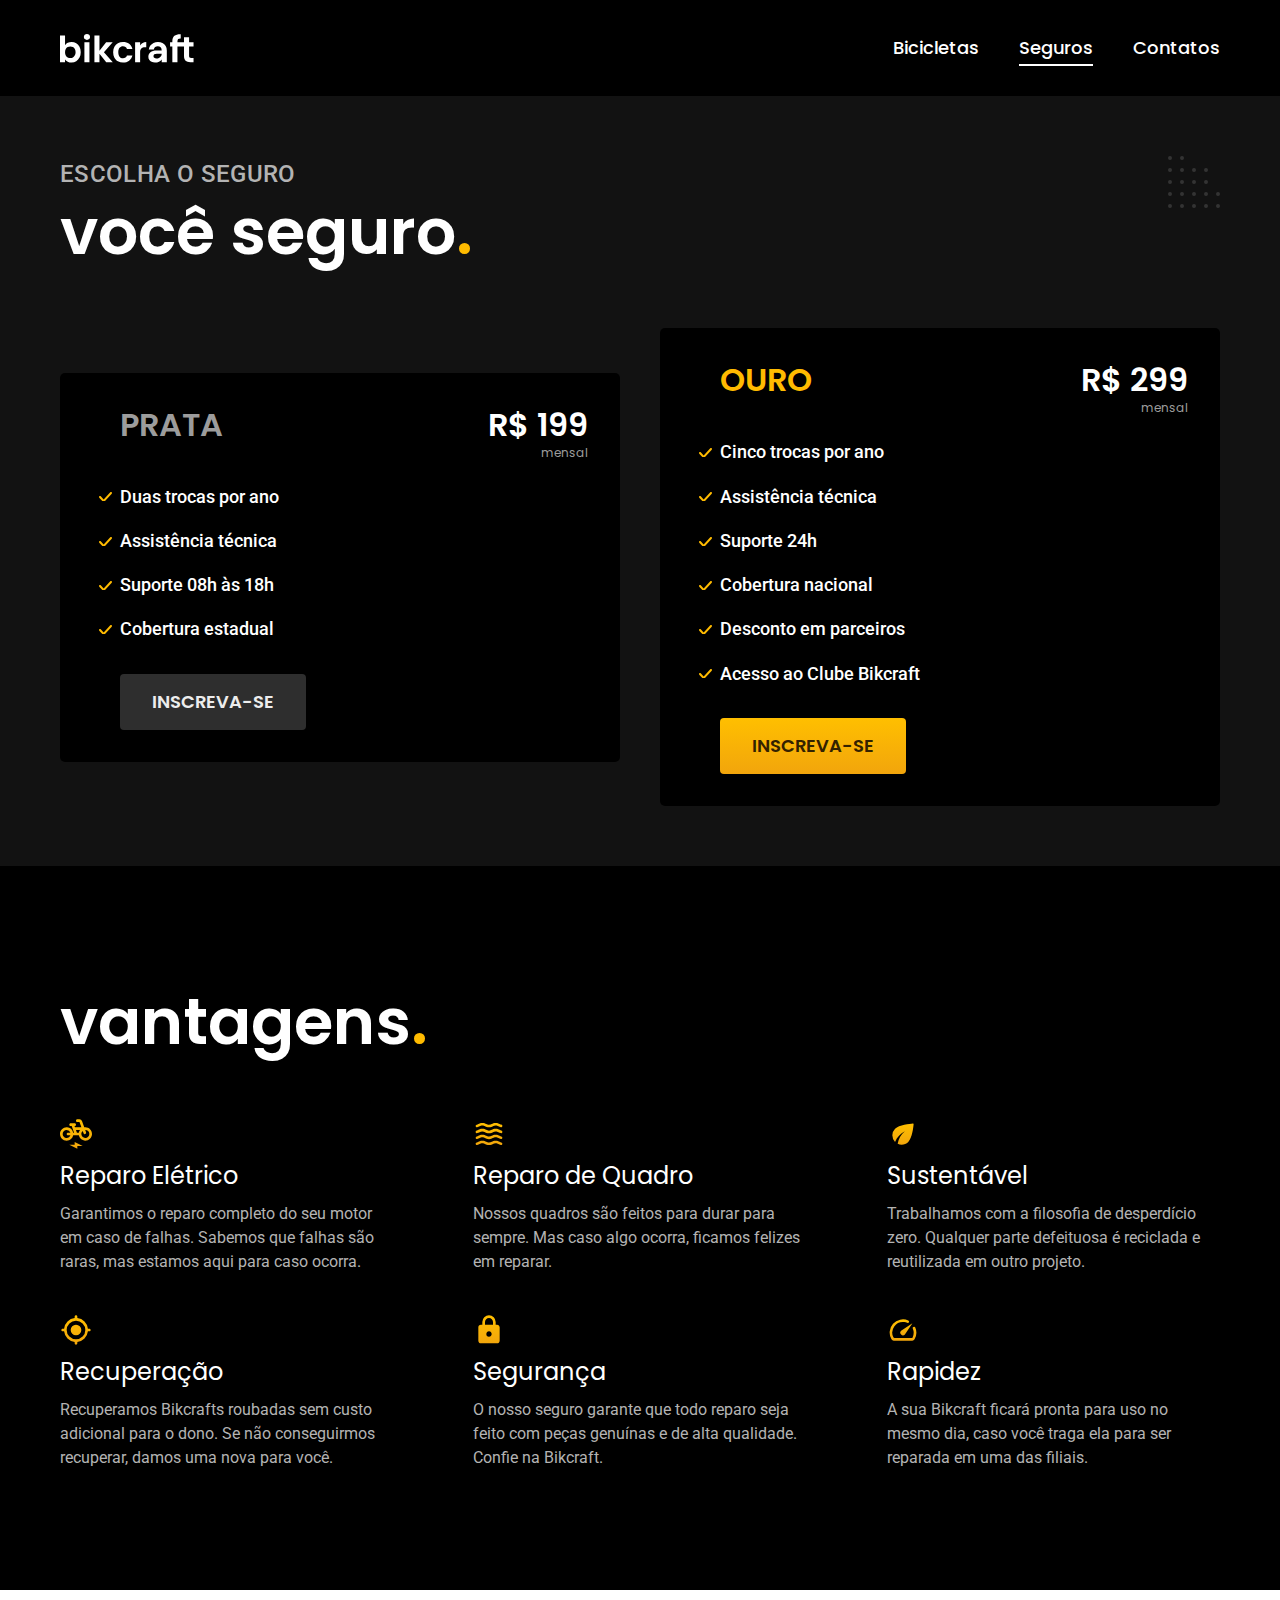
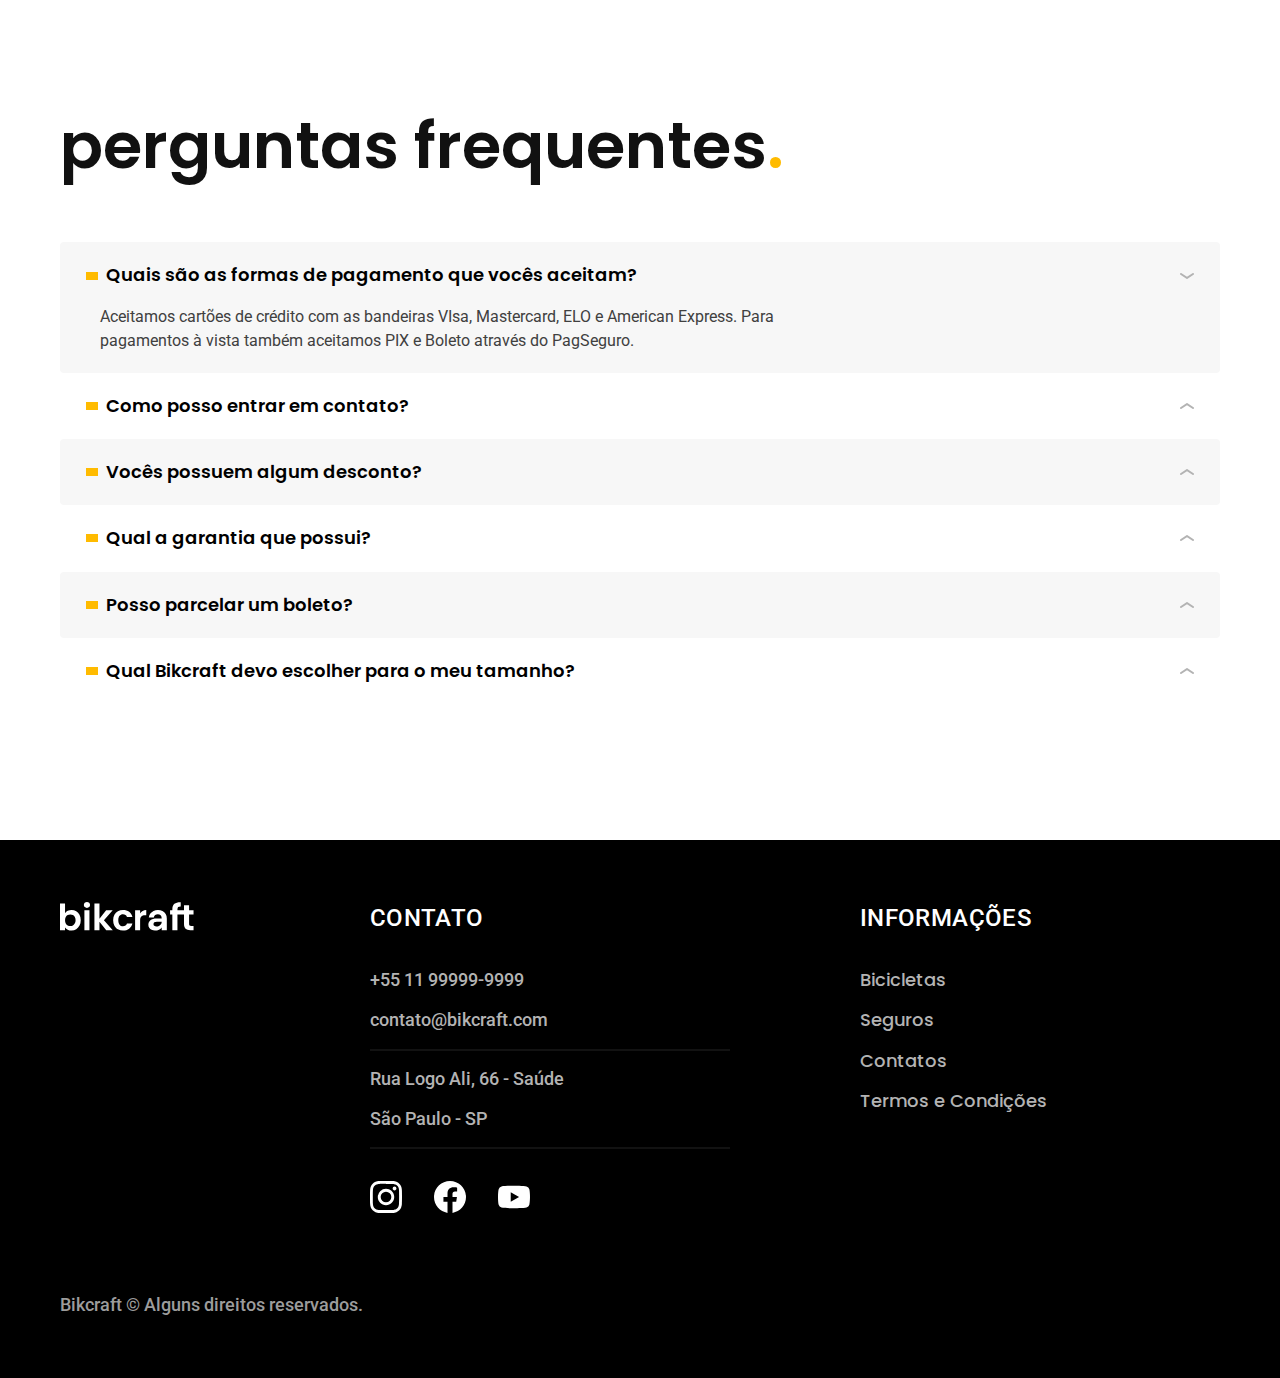
<file: seguros.html>
<!DOCTYPE html>
<html lang="pt-br">

<head>
  <meta charset="UTF-8">
  <meta name="viewport" content="width=device-width, initial-scale=1.0">
  <title>Seguros | Bikcraft</title>
  <meta name="description" content="Termos e condições.">

  <link rel="icon" href="./favicon.svg" type="image/svg+xml">
  <link rel="preload" href="./css/style.min.css" as="style">
  <link rel="stylesheet" href="./css/style.min.css">

  <script>document.documentElement.classList.add('js')</script>

  <link rel="preconnect" href="https://fonts.googleapis.com">
  <link rel="preconnect" href="https://fonts.gstatic.com" crossorigin>
  <link href="https://fonts.googleapis.com/css2?family=Merriweather:ital,wght@1,900&family=Poppins:wght@400;600&family=Roboto:wght@400;500&display=swap" rel="stylesheet">
</head>

<body id="seguros">
  <header>
    <div class="header-bg">
      <div class="header container">
        <a href="./">
          <img src="./img/bikcraft.svg" alt="Bikcraft">
        </a>

        <nav aria-label="primaria">
          <ul class="header-menu font-1-m cor-0">
            <li><a href="./bicicletas.html">Bicicletas</a></li>
            <li><a href="./seguros.html">Seguros</a></li>
            <li><a href="./contato.html">Contatos</a></li>
          </ul>
        </nav>
      </div>
    </div>
  </header>

  <main class="seguros-bg">
    <div class="titulo-bg">
      <div class="titulo container">
        <p class="font-2-l-b cor-5">Escolha o seguro</p>
        <h1 class="font-1-xxl cor-0">você seguro<span class="cor-p1">.</span></h1>
      </div>
    </div>

    <div class="seguros container">
      <div class="seguros-item fadeInLeft" data-anime="200">
        <h3 class="font-1-xl cor-6">PRATA</h3>
        <span class="font-1-xl cor-0">R$ 199 <span class="font-1-xs cor-6">mensal</span></span>
        <ul class="font-2-m cor-0">
          <li>Duas trocas por ano</li>
          <li>Assistência técnica</li>
          <li>Suporte 08h às 18h</li>
          <li>Cobertura estadual</li>
        </ul>
        <a class="botao secundario" href="./orcamento.html?tipo=seguro&produto=prata">Inscreva-se</a>
      </div>

      <div class="seguros-item fadeInRight" data-anime="400">
        <h3 class="font-1-xl cor-p1">OURO</h3>
        <span class="font-1-xl cor-0">R$ 299 <span class="font-1-xs cor-6">mensal</span></span>
        <ul class="font-2-m cor-0">
          <li>Cinco trocas por ano</li>
          <li>Assistência técnica</li>
          <li>Suporte 24h</li>
          <li>Cobertura nacional</li>
          <li>Desconto em parceiros</li>
          <li>Acesso ao Clube Bikcraft</li>
        </ul>
        <a class="botao" href="./orcamento.html?tipo=seguro&produto=ouro"">Inscreva-se</a>
      </div>
    </div>
  </main>

  <article class=" vantagens-bg">
          <div class="vantagens container">
            <h2 class="font-1-xxl cor-0">vantagens<span class="cor-p1">.</span></h2>
            <ul>
              <li>
                <img src="./img/icones/otimizadas/eletrica.svg" alt="">
                <h3 class="font-1-l cor-0">Reparo Elétrico</h3>
                <p class="font-2-s cor-5">Garantimos o reparo completo do seu motor em caso de falhas. Sabemos que falhas são raras, mas estamos aqui para caso ocorra.</p>
              </li>
              <li>
                <img src="./img/icones/otimizadas/carbono.svg" alt="">
                <h3 class="font-1-l cor-0">Reparo de Quadro</h3>
                <p class="font-2-s cor-5">Nossos quadros são feitos para durar para sempre. Mas caso algo ocorra, ficamos felizes em reparar.</p>
              </li>
              <li>
                <img src="./img/icones/otimizadas/sustentavel.svg" alt="">
                <h3 class="font-1-l cor-0">Sustentável</h3>
                <p class="font-2-s cor-5">Trabalhamos com a filosofia de desperdício zero. Qualquer parte defeituosa é reciclada e reutilizada em outro projeto.</p>
              </li>
              <li>
                <img src="./img/icones/otimizadas/rastreador.svg" alt="">
                <h3 class="font-1-l cor-0">Recuperação</h3>
                <p class="font-2-s cor-5">Recuperamos Bikcrafts roubadas sem custo adicional para o dono. Se não conseguirmos recuperar, damos uma nova para você.</p>
              </li>
              <li>
                <img src="./img/icones/otimizadas/seguro.svg" alt="">
                <h3 class="font-1-l cor-0">Segurança</h3>
                <p class="font-2-s cor-5">O nosso seguro garante que todo reparo seja feito com peças genuínas e de alta qualidade. Confie na Bikcraft.</p>
              </li>
              <li>
                <img src="./img/icones/otimizadas/velocidade.svg" alt="">
                <h3 class="font-1-l cor-0">Rapidez</h3>
                <p class="font-2-s cor-5">A sua Bikcraft ficará pronta para uso no mesmo dia, caso você traga ela para ser reparada em uma das filiais.</p>
              </li>
            </ul>
          </div>
          </article>

          <article class="perguntas container">
            <h2 class="font-1-xxl">perguntas frequentes<span class="cor-p1">.</span></h2>
            <dl>
              <div>
                <dt><button class="font-1-m-b" aria-controls="pergunta1" aria-expanded="true">Quais são as formas de pagamento que vocês aceitam?</button></dt>
                <dd id="pergunta1" class="font-2-s cor-9 ativa">Aceitamos cartões de crédito com as bandeiras VIsa, Mastercard, ELO e American Express. Para pagamentos à vista também aceitamos PIX e Boleto através do PagSeguro.</dd>
              </div>
              <div>
                <dt><button class="font-1-m-b" aria-controls="pergunta2" aria-expanded="false">Como posso entrar em contato?</button></dt>
                <dd id="pergunta2" class="font-2-s cor-9">Aceitamos cartões de crédito com as bandeiras VIsa, Mastercard, ELO e American Express. Para pagamentos à vista também aceitamos PIX e Boleto através do PagSeguro.</dd>
              </div>
              <div>
                <dt><button class="font-1-m-b" aria-controls="pergunta3" aria-expanded="false">Vocês possuem algum desconto?</button></dt>
                <dd id="pergunta3" class="font-2-s cor-9">Aceitamos cartões de crédito com as bandeiras VIsa, Mastercard, ELO e American Express. Para pagamentos à vista também aceitamos PIX e Boleto através do PagSeguro.</dd>
              </div>
              <div>
                <dt><button class="font-1-m-b" aria-controls="pergunta4" aria-expanded="false">Qual a garantia que possui?</button></dt>
                <dd id="pergunta4" class="font-2-s cor-9">Aceitamos cartões de crédito com as bandeiras VIsa, Mastercard, ELO e American Express. Para pagamentos à vista também aceitamos PIX e Boleto através do PagSeguro.</dd>
              </div>
              <div>
                <dt><button class="font-1-m-b" aria-controls="pergunta5" aria-expanded="false">Posso parcelar um boleto?</button></dt>
                <dd id="pergunta5" class="font-2-s cor-9">Aceitamos cartões de crédito com as bandeiras VIsa, Mastercard, ELO e American Express. Para pagamentos à vista também aceitamos PIX e Boleto através do PagSeguro.</dd>
              </div>
              <div>
                <dt><button class="font-1-m-b" aria-controls="pergunta6" aria-expanded="false">Qual Bikcraft devo escolher para o meu tamanho?</button></dt>
                <dd id="pergunta6" class="font-2-s cor-9">Aceitamos cartões de crédito com as bandeiras VIsa, Mastercard, ELO e American Express. Para pagamentos à vista também aceitamos PIX e Boleto através do PagSeguro.</dd>
              </div>
            </dl>
          </article>

          <footer class="footer-bg">
            <div class="footer container">
              <img src="./img/bikcraft.svg" alt="Bikcraft">
              <div class="footer-contato">
                <h3 class="font-2-l-b cor-0">Contato</h3>
                <ul class="cor-5 font-2-m">
                  <li><a href="tel:+5511999999999">+55 11 99999-9999</a></li>
                  <li><a href="mailto:contato@bikcraft.com">contato@bikcraft.com</a></li>
                  <li>Rua Logo Ali, 66 - Saúde
        </a></li>
        <li>São Paulo - SP</li>
        </ul>
        <div class="footer-redes">
          <a href="./">
            <img src="./img/redes/otimizadas/instagram.svg" alt="Instagram">
          </a>
          <a href="./">
            <img src="./img/redes/otimizadas/facebook.svg" alt="Facebook">
          </a>
          <a href="./">
            <img src="./img/redes/otimizadas/youtube.svg" alt="Youtube">
          </a>
        </div>
      </div>
      <div class="footer-informacoes">
        <h3 class="font-2-l-b cor-0">Informações</h3>
        <nav>
          <ul class="font-1-m cor-5">
            <li><a href="./bicicletas.html">Bicicletas</a></li>
            <li><a href="./seguros.html">Seguros</a></li>
            <li><a href="./contato.html">Contatos</a></li>
            <li><a href="./termos.html">Termos e Condições</a></li>
          </ul>
        </nav>
      </div>
      <p class="footer-copy font-2-m cor-6">Bikcraft © Alguns direitos reservados. </p>
    </div>

    <script src="./js/plugins/simple-anime.js"></script>
    <script src="./js/script.js"></script>
</body>

</html>
</file>
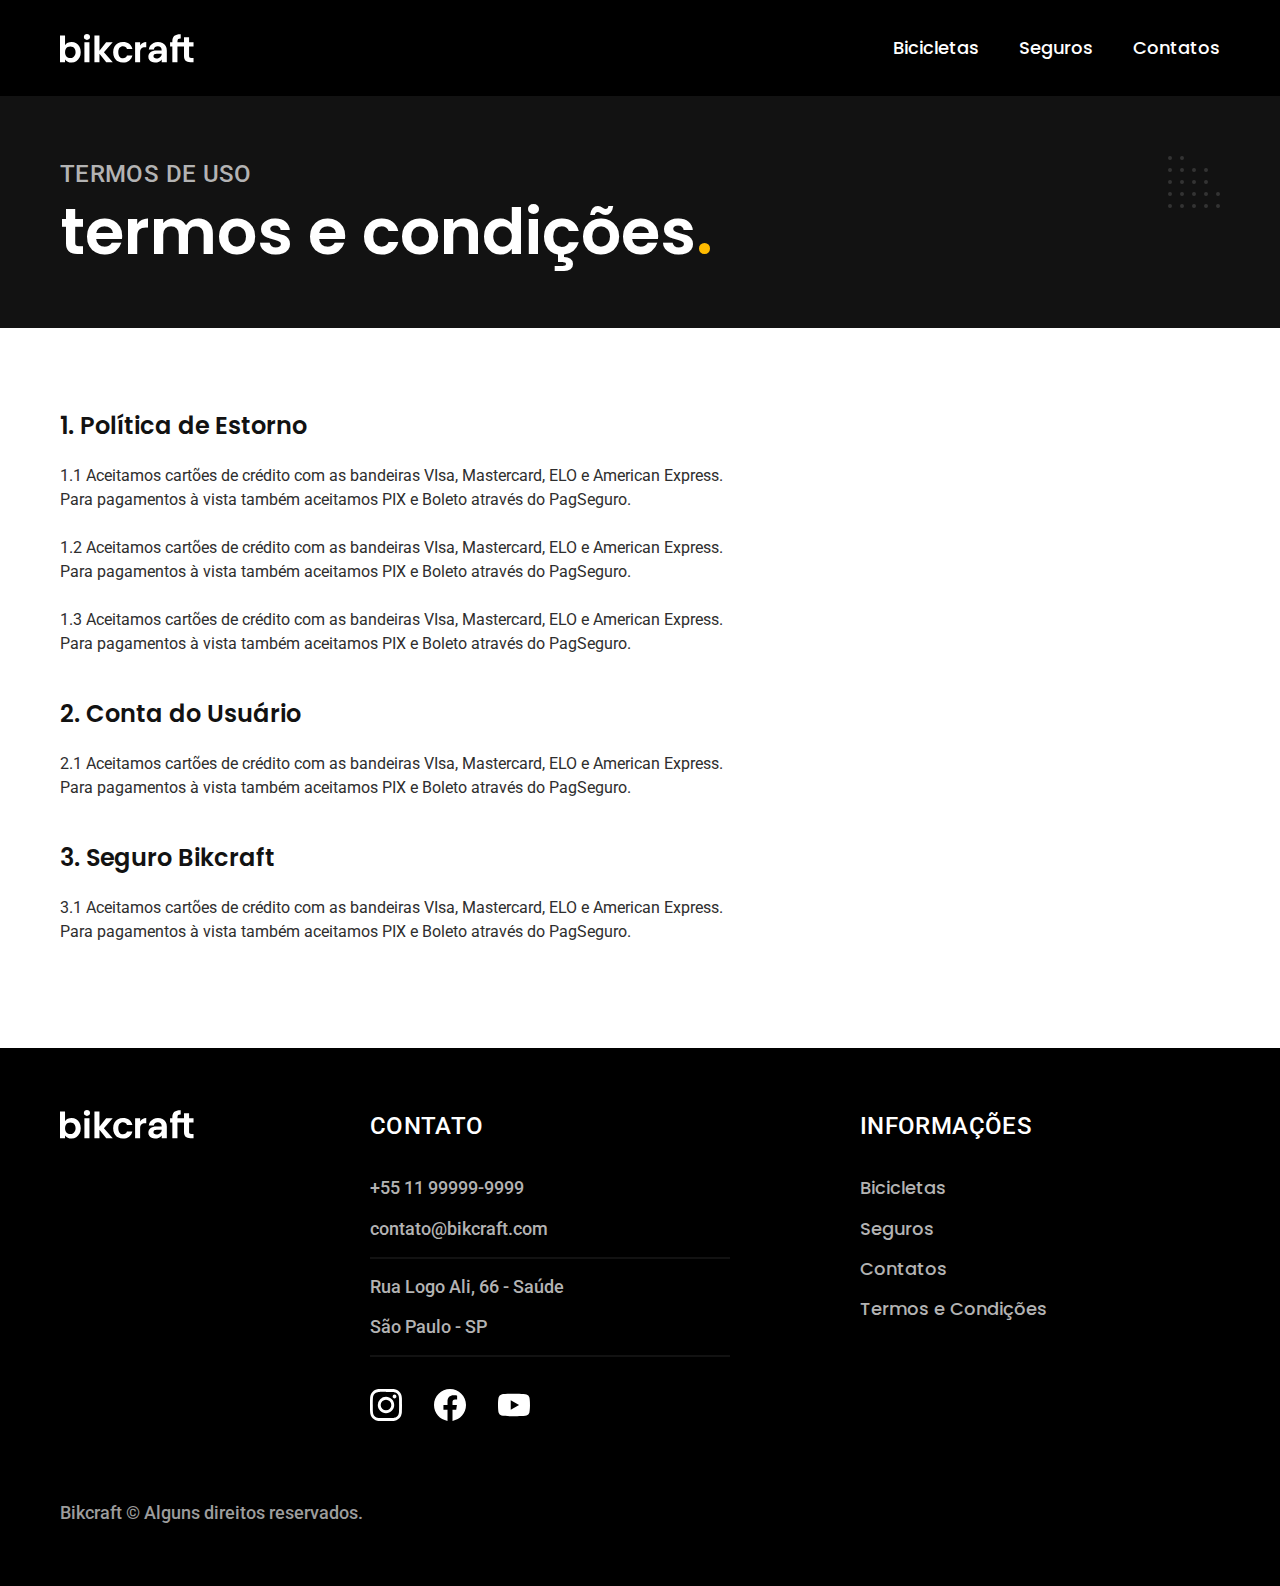
<file: termos.html>
<!DOCTYPE html>
<html lang="pt-br">

<head>
  <meta charset="UTF-8">
  <meta name="viewport" content="width=device-width, initial-scale=1.0">
  <title>Termos e Condições | Bikcraft</title>
  <meta name="description" content="Termos e condições.">

  <link rel="icon" href="./favicon.svg" type="image/svg+xml">
  <link rel="preload" href="./css/style.min.css" as="style">
  <link rel="stylesheet" href="./css/style.min.css">

  <link rel="preconnect" href="https://fonts.googleapis.com">
  <link rel="preconnect" href="https://fonts.gstatic.com" crossorigin>
  <link href="https://fonts.googleapis.com/css2?family=Merriweather:ital,wght@1,900&family=Poppins:wght@400;600&family=Roboto:wght@400;500&display=swap" rel="stylesheet">
</head>

<body id="termos">
  <header>
    <div class="header-bg">
      <div class="header container">
        <a href="./">
          <img src="./img/bikcraft.svg" alt="Bikcraft">
        </a>

        <nav aria-label="primaria">
          <ul class="header-menu font-1-m cor-0">
            <li><a href="./bicicletas.html">Bicicletas</a></li>
            <li><a href="./seguros.html">Seguros</a></li>
            <li><a href="./contato.html">Contatos</a></li>
          </ul>
        </nav>
      </div>
    </div>
  </header>

  <main>
    <div class="titulo-bg">
      <div class="titulo container">
        <p class="font-2-l-b cor-5">Termos de uso</p>
        <h1 class="font-1-xxl cor-0">termos e condições<span class="cor-p1">.</span></h1>
      </div>
    </div>

    <div class="termos font-2-s cor-10 container">
      <h2 class="font-1-l cor-11"> 1. Política de Estorno</h2>
      <p>1.1 Aceitamos cartões de crédito com as bandeiras VIsa, Mastercard, ELO e American Express. Para pagamentos à vista também aceitamos PIX e Boleto através do PagSeguro.</p>
      <p>1.2 Aceitamos cartões de crédito com as bandeiras VIsa, Mastercard, ELO e American Express. Para pagamentos à vista também aceitamos PIX e Boleto através do PagSeguro.</p>
      <p>1.3 Aceitamos cartões de crédito com as bandeiras VIsa, Mastercard, ELO e American Express. Para pagamentos à vista também aceitamos PIX e Boleto através do PagSeguro.</p>
      <h2 class="font-1-l cor-11"> 2. Conta do Usuário</h2>
      <p>2.1 Aceitamos cartões de crédito com as bandeiras VIsa, Mastercard, ELO e American Express. Para pagamentos à vista também aceitamos PIX e Boleto através do PagSeguro.</p>
      <h2 class="font-1-l cor-11"> 3. Seguro Bikcraft</h2>
      <p>3.1 Aceitamos cartões de crédito com as bandeiras VIsa, Mastercard, ELO e American Express. Para pagamentos à vista também aceitamos PIX e Boleto através do PagSeguro.</p>
    </div>
  </main>

  <footer class="footer-bg">
    <div class="footer container">
      <img src="./img/bikcraft.svg" alt="Bikcraft">
      <div class="footer-contato">
        <h3 class="font-2-l-b cor-0">Contato</h3>
        <ul class="cor-5 font-2-m">
          <li><a href="tel:+5511999999999">+55 11 99999-9999</a></li>
          <li><a href="mailto:contato@bikcraft.com">contato@bikcraft.com</a></li>
          <li>Rua Logo Ali, 66 - Saúde</a></li>
          <li>São Paulo - SP</li>
        </ul>
        <div class="footer-redes">
          <a href="./">
            <img src="./img/redes/otimizadas/instagram.svg" alt="Instagram">
          </a>
          <a href="./">
            <img src="./img/redes/otimizadas/facebook.svg" alt="Facebook">
          </a>
          <a href="./">
            <img src="./img/redes/otimizadas/youtube.svg" alt="Youtube">
          </a>
        </div>
      </div>
      <div class="footer-informacoes">
        <h3 class="font-2-l-b cor-0">Informações</h3>
        <nav>
          <ul class="font-1-m cor-5">
            <li><a href="./bicicletas.html">Bicicletas</a></li>
            <li><a href="./seguros.html">Seguros</a></li>
            <li><a href="./contato.html">Contatos</a></li>
            <li><a href="./termos.html">Termos e Condições</a></li>
          </ul>
        </nav>
      </div>
      <p class="footer-copy font-2-m cor-6">Bikcraft © Alguns direitos reservados. </p>
    </div>
    <script src="./js/script.js"></script>
</body>

</html>
</file>
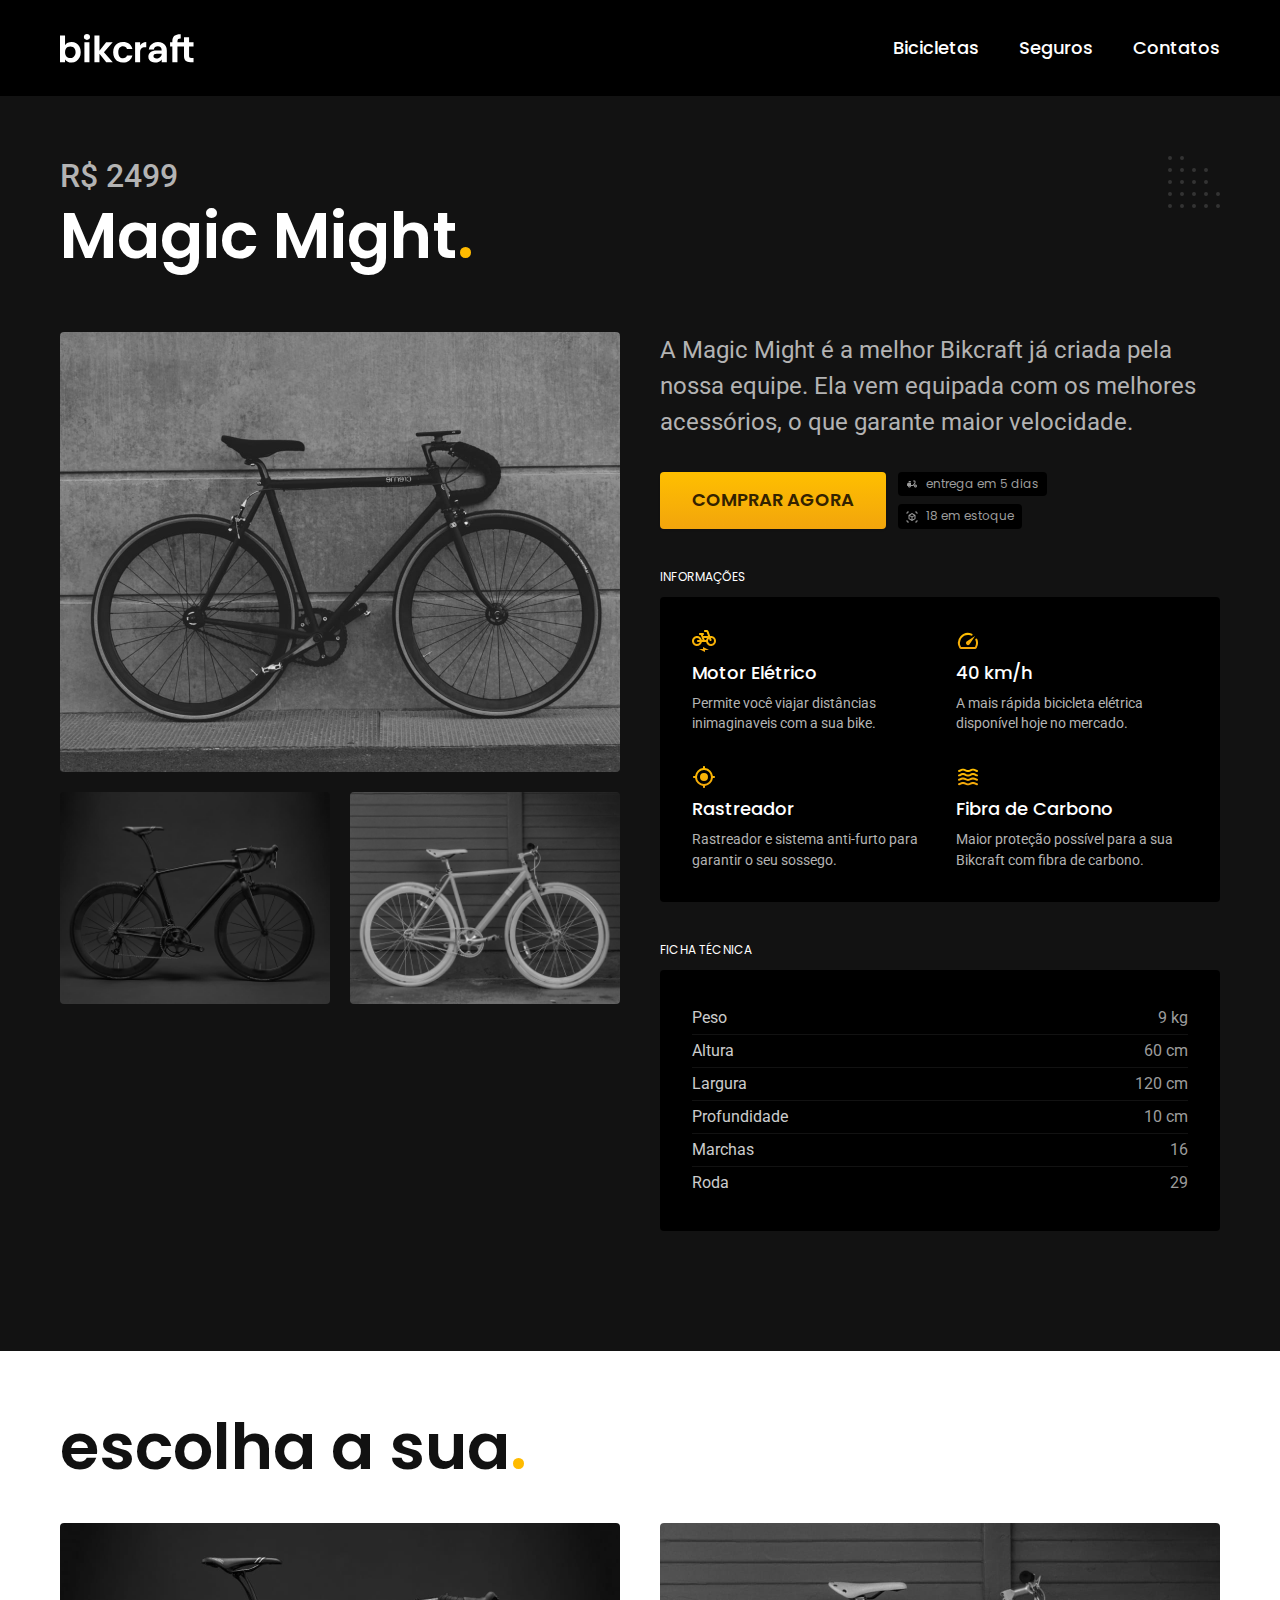
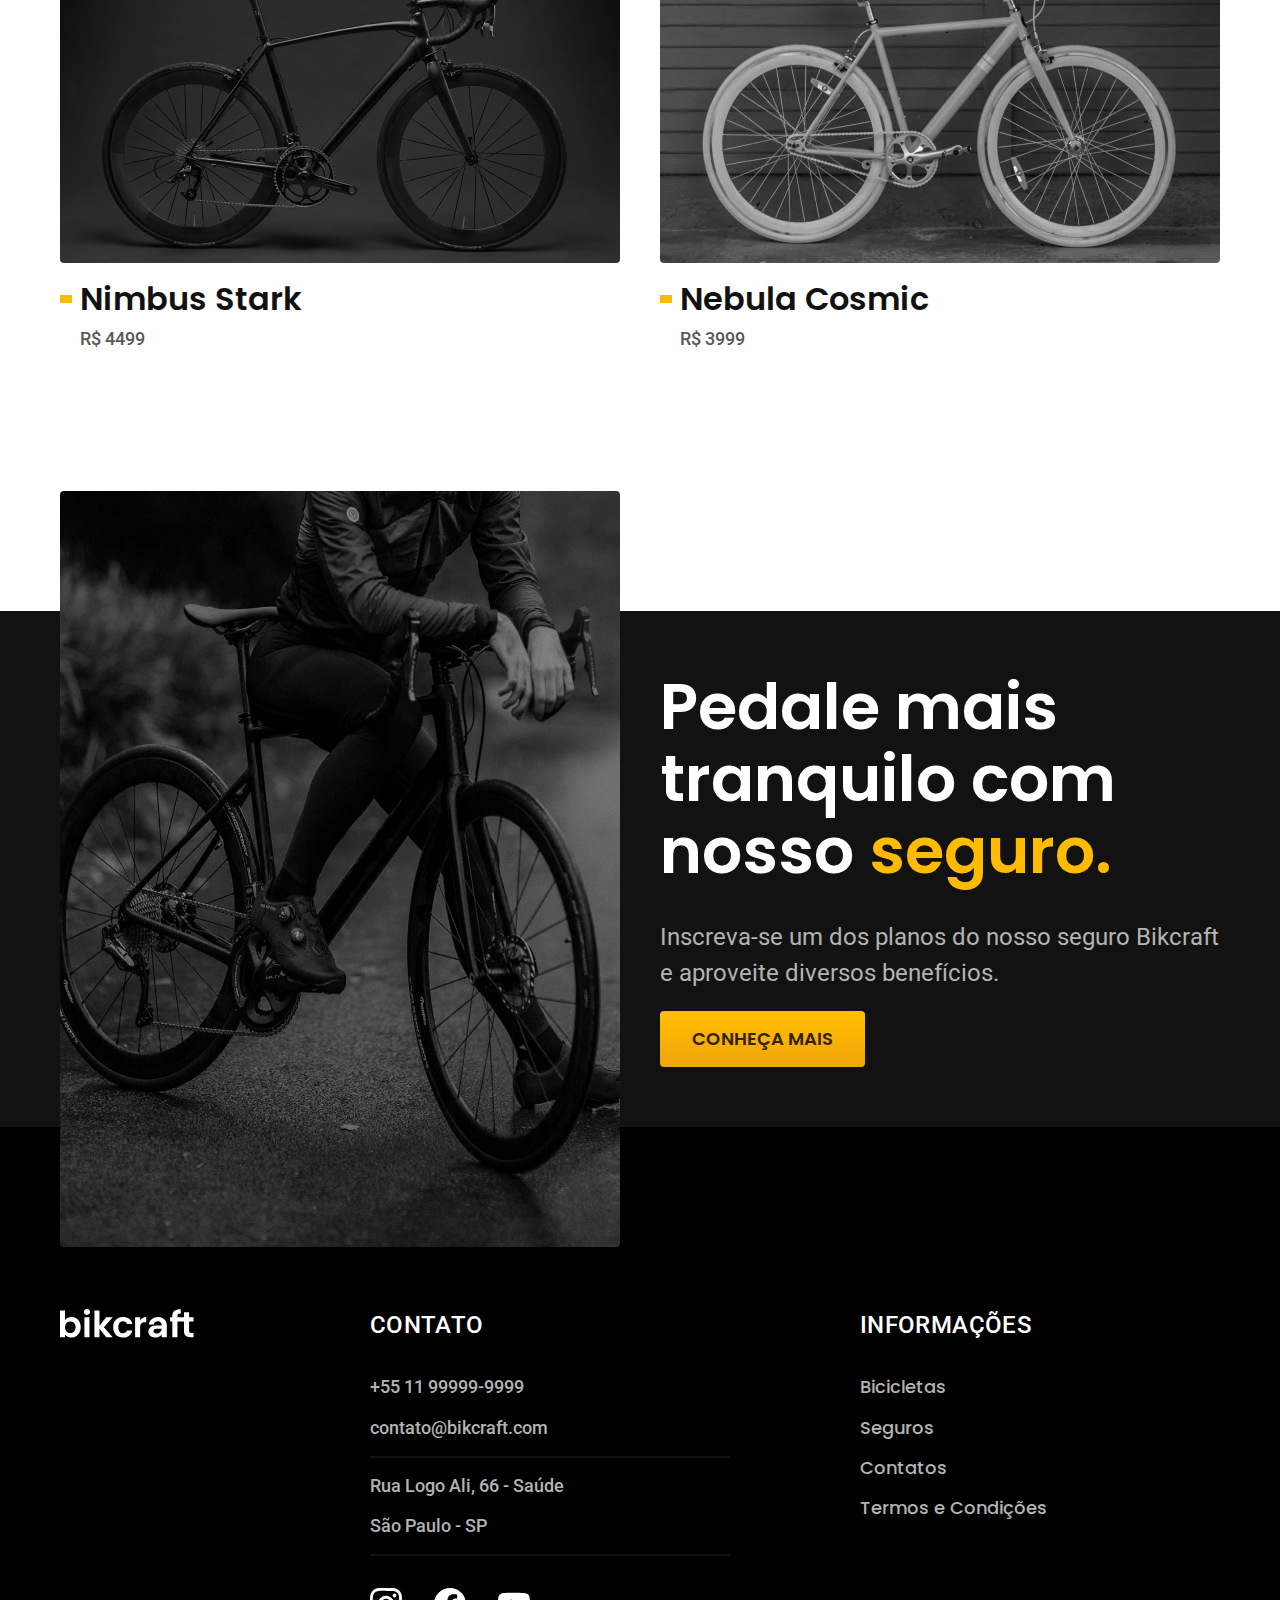
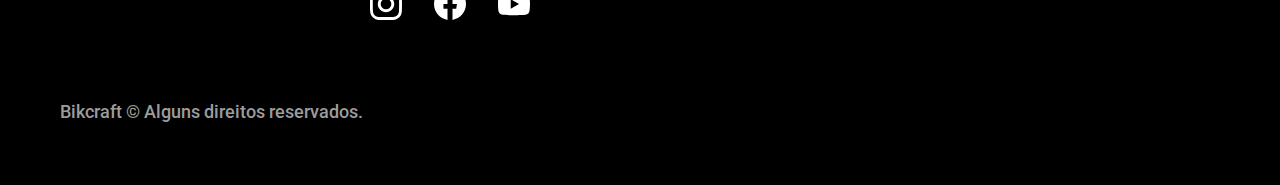
<file: bicicletas/magic.html>
<!DOCTYPE html>
<html lang="pt-br">

<head>
  <meta charset="UTF-8">
  <meta name="viewport" content="width=device-width, initial-scale=1.0">
  <title>Magic Might | Bikcraft</title>
  <meta name="description" content="Magic Might">

  <link rel="icon" href="../favicon.svg" type="image/svg+xml">
  <link rel="preload" href="../css/style.min.css" as="style">
  <link rel="stylesheet" href="../css/style.min.css">

  <link rel="preconnect" href="https://fonts.googleapis.com">
  <link rel="preconnect" href="https://fonts.gstatic.com" crossorigin>
  <link href="https://fonts.googleapis.com/css2?family=Merriweather:ital,wght@1,900&family=Poppins:wght@400;600&family=Roboto:wght@400;500&display=swap" rel="stylesheet">
</head>

<body id="bicicleta">
  <header>
    <div class="header-bg">
      <div class="header container">
        <a href="../">
          <img src="../img/bikcraft.svg" alt="Bikcraft">
        </a>

        <nav aria-label="primaria">
          <ul class="header-menu font-1-m cor-0">
            <li><a href="../bicicletas.html">Bicicletas</a></li>
            <li><a href="../seguros.html">Seguros</a></li>
            <li><a href="../contato.html">Contatos</a></li>
          </ul>
        </nav>
      </div>
    </div>
  </header>

  <main class="titulo-bg">
    <div>
      <div class="titulo container">
        <p class="font-2-xl cor-5">R$ 2499</p>
        <h1 class="font-1-xxl cor-0">Magic Might<span class="cor-p1">.</span></h1>
      </div>
    </div>
    <div class="bicicleta container">
      <div class="bicicleta-imagens">
        <img src="../img/bicicleta/otimizadas/nimbus2.jpg" alt="Bicicleta 1">
        <img src="../img/bicicleta/otimizadas/nimbus1.jpg" alt="Bicicleta 2">
        <img src="../img/bicicleta/otimizadas/nimbus3.jpg" alt="Bicicleta 3">
      </div>
      <div class="bicicleta-conteudo">
        <p class="font-2-l cor-5">A Magic Might é a melhor Bikcraft já criada pela nossa equipe. Ela vem equipada com os melhores acessórios, o que garante maior velocidade.</p>
        <div class="bicicleta-comprar">
          <a class="botao" href="../orcamento.html?tipo=bikcraft&produto=magic">Comprar Agora</a>
          <span class="font-1-xs cor-6"><img src="../img/icones/otimizadas/entrega.svg" alt="">entrega em 5 dias</span>
          <span class="font-1-xs cor-6"><img src="../img/icones/otimizadas/estoque.svg" alt="">18 em estoque</span>
        </div>

        <h2 class="font-1-xs cor-0">Informações</h2>
        <ul class="bicicleta-informacoes">
          <li>
            <img src="../img/icones/otimizadas/eletrica.svg" alt="">
            <h3 class="font-1-m cor-0">Motor Elétrico</h3>
            <p class="font-2-xs cor-5">Permite você viajar distâncias inimaginaveis com a sua bike.</p>
          </li>
          <li>
            <img src="../img/icones/otimizadas/velocidade.svg" alt="">
            <h3 class="font-1-m cor-0">40 km/h</h3>
            <p class="font-2-xs cor-5">A mais rápida bicicleta elétrica disponível hoje no mercado.</p>
          </li>
          <li>
            <img src="../img/icones/otimizadas/rastreador.svg" alt="">
            <h3 class="font-1-m cor-0">Rastreador</h3>
            <p class="font-2-xs cor-5">Rastreador e sistema anti-furto para garantir o seu sossego.</p>
          </li>
          <li>
            <img src="../img/icones/otimizadas/carbono.svg" alt="">
            <h3 class="font-1-m cor-0">Fibra de Carbono</h3>
            <p class="font-2-xs cor-5">Maior proteção possível para a sua Bikcraft com fibra de carbono.</p>
          </li>
        </ul>
        <h2 class="font-1-xs cor-0">Ficha Técnica</h2>
        <ul class="bicicleta-ficha font-2-s cor-4">
          <li>Peso <span>9 kg</span></li>
          <li>Altura <span>60 cm</span></li>
          <li>Largura <span>120 cm</span></li>
          <li>Profundidade <span>10 cm</span></li>
          <li>Marchas <span>16</span></li>
          <li>Roda <span>29</span></li>
        </ul>
      </div>
    </div>
  </main>

  <article class="bicicletas-lista container">
    <h2 class="font-1-xxl">escolha a sua<span class="cor-p1">.</span></h2>

    <ul>
      <li>
        <a href="./nimbus.html">
          <img src="../img/bicicletas/otimizadas/nimbus.jpg" alt="Bicicleta preta">
          <h3 class="font-1-xl">Nimbus Stark</h3>
          <span class="font-2-m cor-8">R$ 4499</span>
        </a>
      </li>

      <li>
        <a href="./nebula.html">
          <img src="../img/bicicletas/otimizadas/nebula.jpg" alt="Bicicleta preta">
          <h3 class="font-1-xl">Nebula Cosmic</h3>
          <span class="font-2-m cor-8">R$ 3999</span>
        </a>
      </li>
    </ul>
  </article>

  <article class="seguro-bg">
    <div class="seguro container">
      <div class="seguro-imagem">
        <img src="../img/fotos/otimizadas/seguros.jpg" alt="Pessoa parada em cima de uma bicicleta.">
      </div>
      <div class="seguro-conteudo">
        <h2 class="font-1-xxl cor-0">Pedale mais tranquilo com nosso <span class="cor-p1">seguro.</span></h2>
        <p class="font-2-l cor-5">Inscreva-se um dos planos do nosso seguro Bikcraft e aproveite diversos benefícios.</p>
        <a class="botao" href="../seguros.html">Conheça Mais</a>
      </div>
    </div>
  </article>

  <footer class="footer-bg">
    <div class="footer container">
      <img src="../img/bikcraft.svg" alt="Bikcraft">
      <div class="footer-contato">
        <h3 class="font-2-l-b cor-0">Contato</h3>
        <ul class="cor-5 font-2-m">
          <li><a href="tel:+5511999999999">+55 11 99999-9999</a></li>
          <li><a href="mailto:contato@bikcraft.com">contato@bikcraft.com</a></li>
          <li>Rua Logo Ali, 66 - Saúde</a></li>
          <li>São Paulo - SP</li>
        </ul>
        <div class="footer-redes">
          <a href="../">
            <img src="../img/redes/otimizadas/instagram.svg" alt="Instagram">
          </a>
          <a href="../">
            <img src="../img/redes/otimizadas/facebook.svg" alt="Facebook">
          </a>
          <a href="../">
            <img src="../img/redes/otimizadas/youtube.svg" alt="Youtube">
          </a>
        </div>
      </div>
      <div class="footer-informacoes">
        <h3 class="font-2-l-b cor-0">Informações</h3>
        <nav>
          <ul class="font-1-m cor-5">
            <li><a href="../bicicletas.html">Bicicletas</a></li>
            <li><a href="../seguros.html">Seguros</a></li>
            <li><a href="../contato.html">Contatos</a></li>
            <li><a href="../termos.html">Termos e Condições</a></li>
          </ul>
        </nav>
      </div>
      <p class="footer-copy font-2-m cor-6">Bikcraft © Alguns direitos reservados. </p>
    </div>
    <script src="../js/script.js"></script>
</body>

</html>
</file>
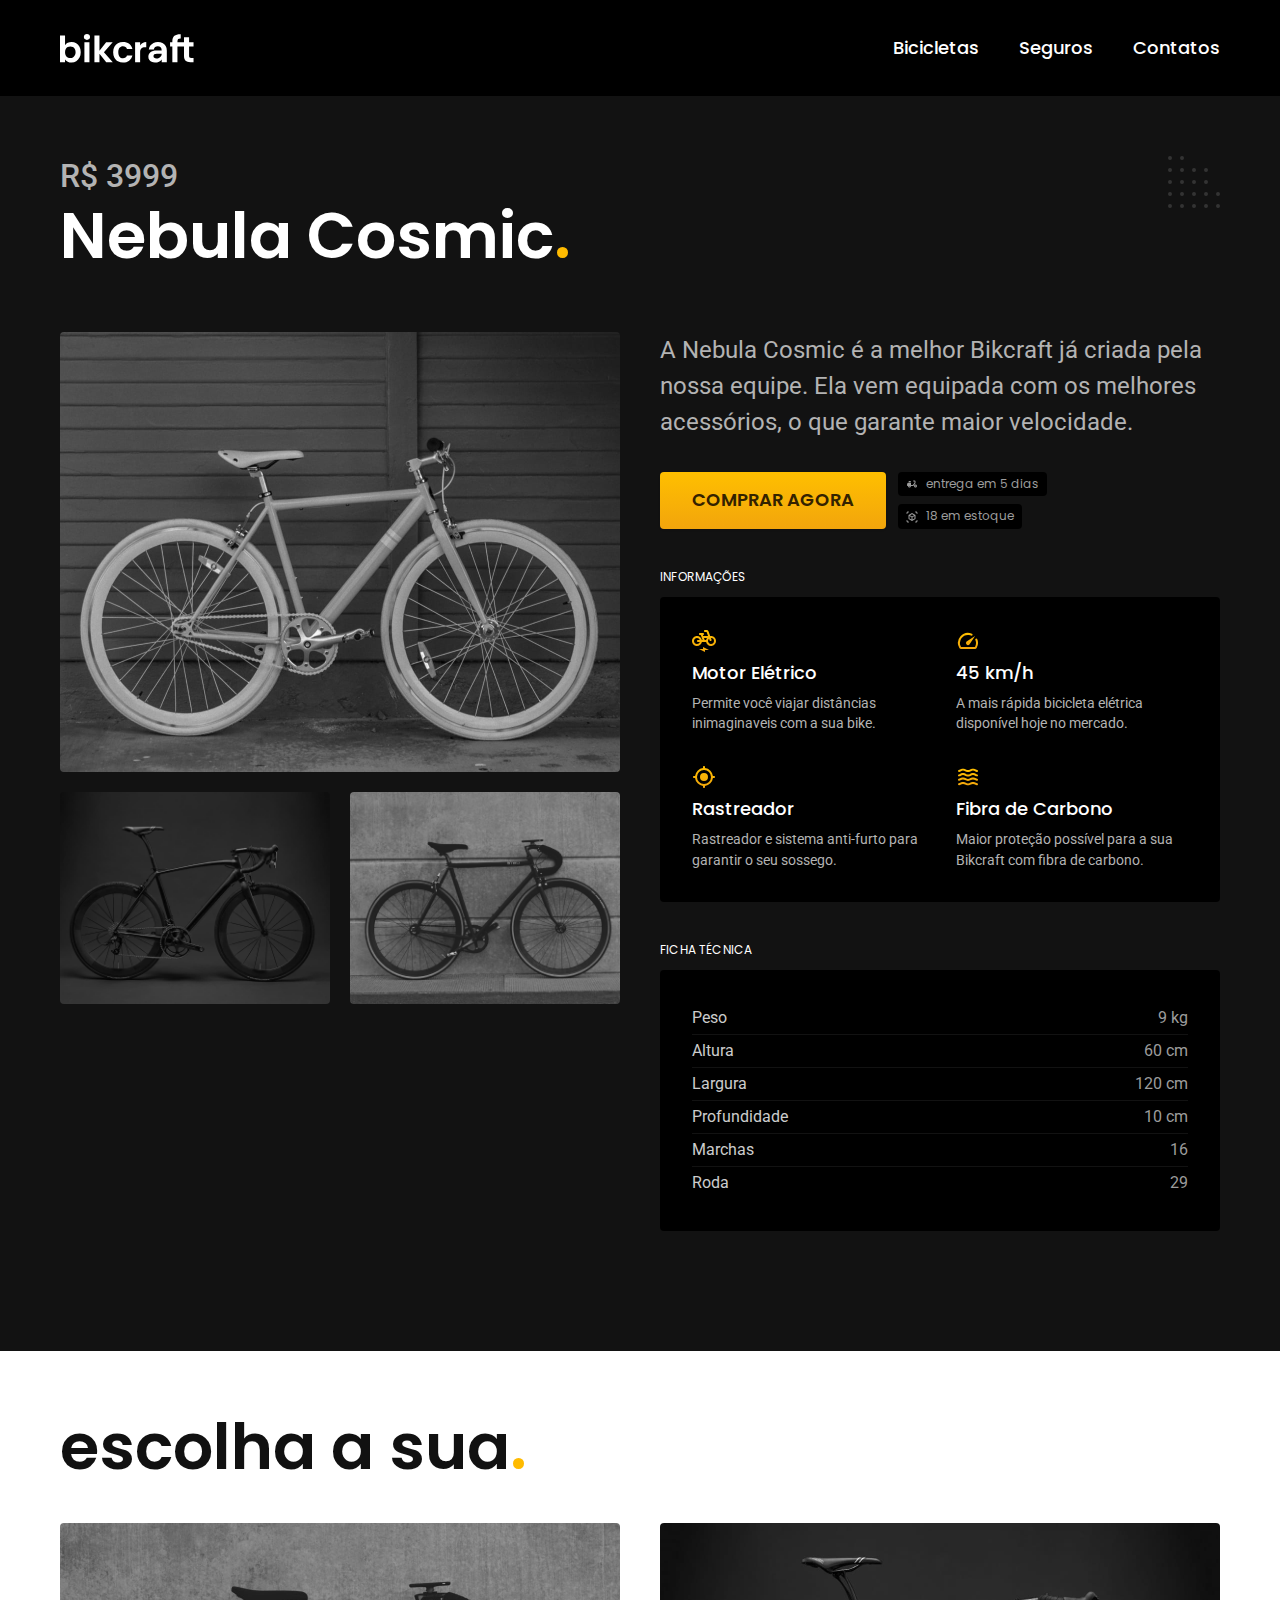
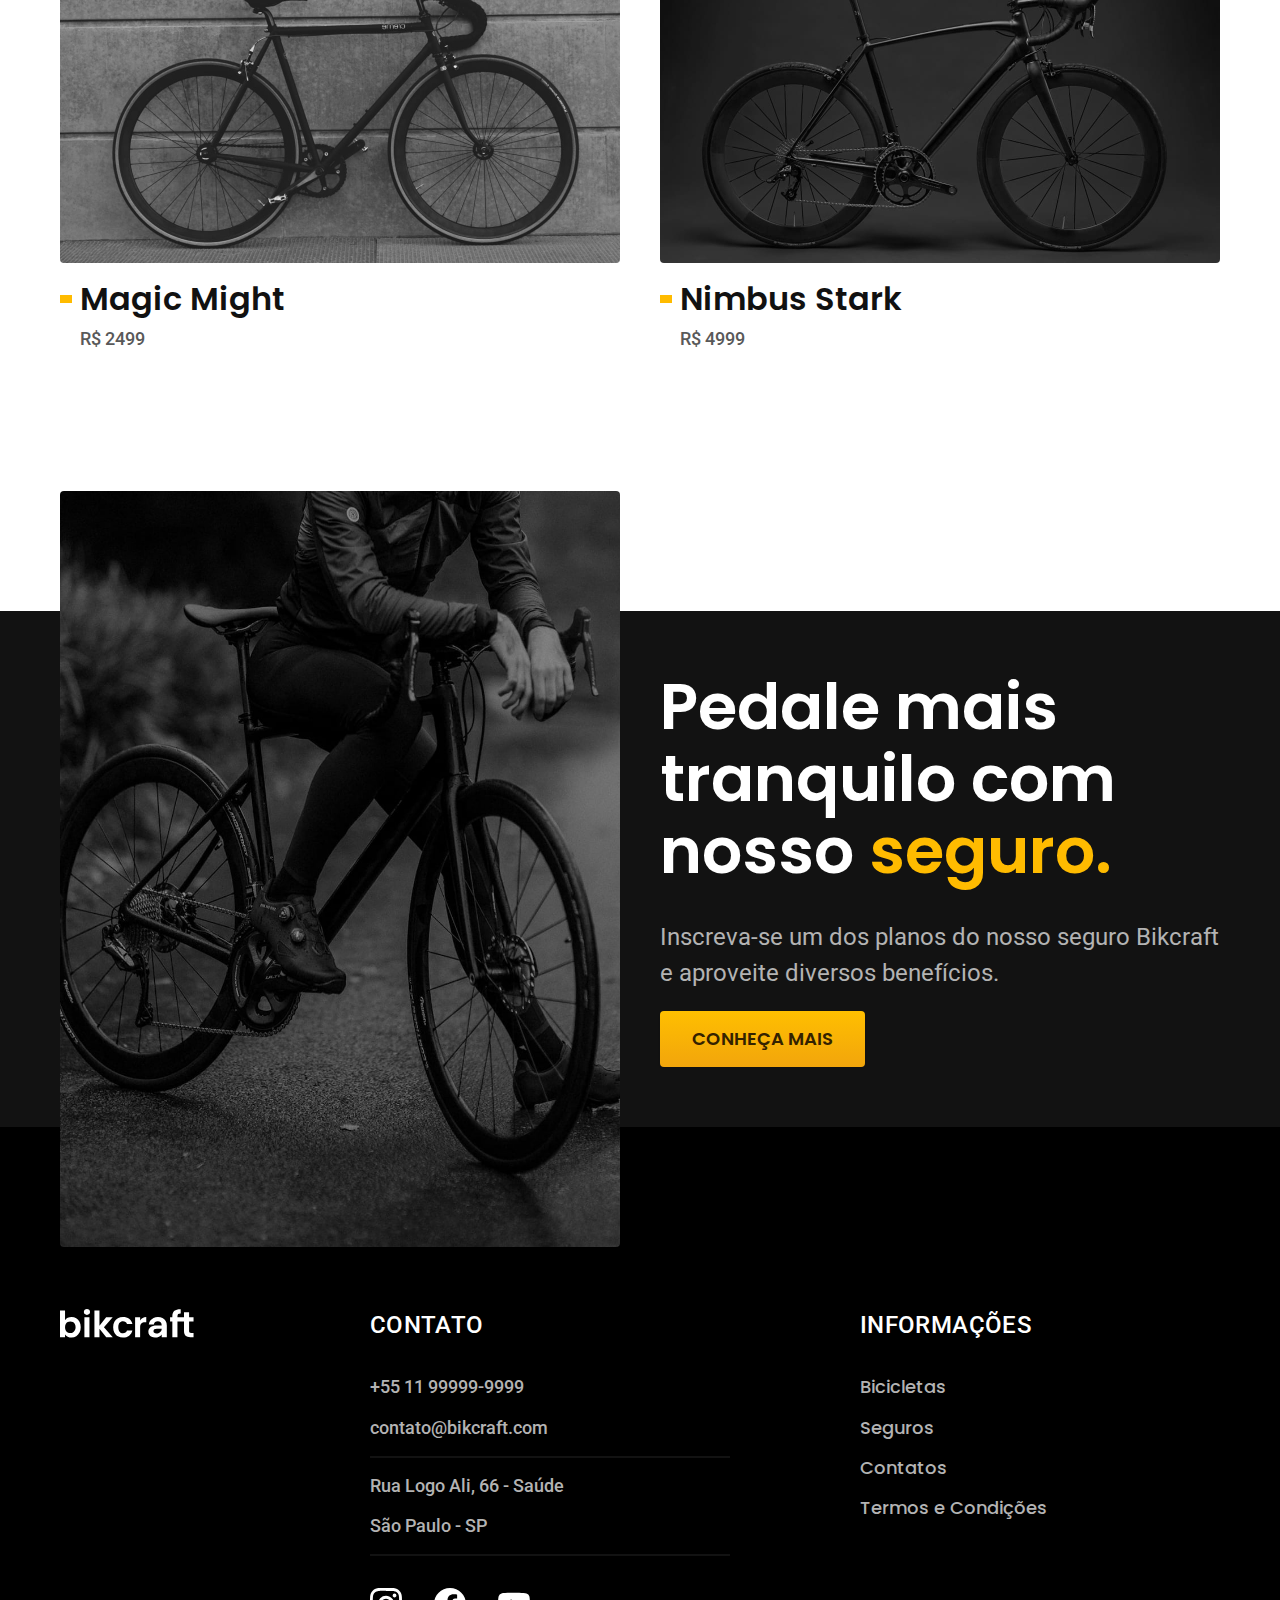
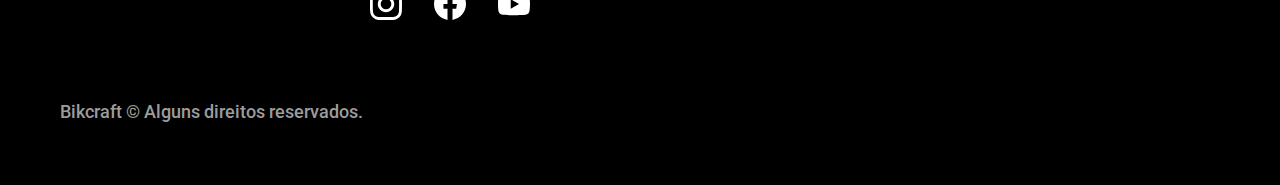
<file: bicicletas/nebula.html>
<!DOCTYPE html>
<html lang="pt-br">

<head>
  <meta charset="UTF-8">
  <meta name="viewport" content="width=device-width, initial-scale=1.0">
  <title>Nebula Cosmic | Bikcraft</title>
  <meta name="description" content="Nebula Cosmic">

  <link rel="icon" href="../favicon.svg" type="image/svg+xml">
  <link rel="preload" href="../css/style.min.css" as="style">
  <link rel="stylesheet" href="../css/style.min.css">

  <link rel="preconnect" href="https://fonts.googleapis.com">
  <link rel="preconnect" href="https://fonts.gstatic.com" crossorigin>
  <link href="https://fonts.googleapis.com/css2?family=Merriweather:ital,wght@1,900&family=Poppins:wght@400;600&family=Roboto:wght@400;500&display=swap" rel="stylesheet">
</head>

<body id="bicicleta">
  <header>
    <div class="header-bg">
      <div class="header container">
        <a href="../">
          <img src="../img/bikcraft.svg" alt="Bikcraft">
        </a>

        <nav aria-label="primaria">
          <ul class="header-menu font-1-m cor-0">
            <li><a href="../bicicletas.html">Bicicletas</a></li>
            <li><a href="../seguros.html">Seguros</a></li>
            <li><a href="../contato.html">Contatos</a></li>
          </ul>
        </nav>
      </div>
    </div>
  </header>

  <main class="titulo-bg">
    <div>
      <div class="titulo container">
        <p class="font-2-xl cor-5">R$ 3999</p>
        <h1 class="font-1-xxl cor-0">Nebula Cosmic<span class="cor-p1">.</span></h1>
      </div>
    </div>
    <div class="bicicleta container">
      <div class="bicicleta-imagens">
        <img src="../img/bicicleta/otimizadas/nimbus3.jpg" alt="Bicicleta 1">
        <img src="../img/bicicleta/otimizadas/nimbus1.jpg" alt="Bicicleta 2">
        <img src="../img/bicicleta/otimizadas/nimbus2.jpg" alt="Bicicleta 3">
      </div>
      <div class="bicicleta-conteudo">
        <p class="font-2-l cor-5">A Nebula Cosmic é a melhor Bikcraft já criada pela nossa equipe. Ela vem equipada com os melhores acessórios, o que garante maior velocidade.</p>
        <div class="bicicleta-comprar">
          <a class="botao" href="../orcamento.html?tipo=bikcraft&produto=nebula">Comprar Agora</a>
          <span class="font-1-xs cor-6"><img src="../img/icones/otimizadas/entrega.svg" alt="">entrega em 5 dias</span>
          <span class="font-1-xs cor-6"><img src="../img/icones/otimizadas/estoque.svg" alt="">18 em estoque</span>
        </div>

        <h2 class="font-1-xs cor-0">Informações</h2>
        <ul class="bicicleta-informacoes">
          <li>
            <img src="../img/icones/otimizadas/eletrica.svg" alt="">
            <h3 class="font-1-m cor-0">Motor Elétrico</h3>
            <p class="font-2-xs cor-5">Permite você viajar distâncias inimaginaveis com a sua bike.</p>
          </li>
          <li>
            <img src="../img/icones/otimizadas/velocidade.svg" alt="">
            <h3 class="font-1-m cor-0">45 km/h</h3>
            <p class="font-2-xs cor-5">A mais rápida bicicleta elétrica disponível hoje no mercado.</p>
          </li>
          <li>
            <img src="../img/icones/otimizadas/rastreador.svg" alt="">
            <h3 class="font-1-m cor-0">Rastreador</h3>
            <p class="font-2-xs cor-5">Rastreador e sistema anti-furto para garantir o seu sossego.</p>
          </li>
          <li>
            <img src="../img/icones/otimizadas/carbono.svg" alt="">
            <h3 class="font-1-m cor-0">Fibra de Carbono</h3>
            <p class="font-2-xs cor-5">Maior proteção possível para a sua Bikcraft com fibra de carbono.</p>
          </li>
        </ul>
        <h2 class="font-1-xs cor-0">Ficha Técnica</h2>
        <ul class="bicicleta-ficha font-2-s cor-4">
          <li>Peso <span>9 kg</span></li>
          <li>Altura <span>60 cm</span></li>
          <li>Largura <span>120 cm</span></li>
          <li>Profundidade <span>10 cm</span></li>
          <li>Marchas <span>16</span></li>
          <li>Roda <span>29</span></li>
        </ul>
      </div>
    </div>
  </main>

  <article class="bicicletas-lista container">
    <h2 class="font-1-xxl">escolha a sua<span class="cor-p1">.</span></h2>

    <ul>
      <li>
        <a href="./magic.html">
          <img src="../img/bicicletas/otimizadas/magic.jpg" alt="Bicicleta preta">
          <h3 class="font-1-xl">Magic Might</h3>
          <span class="font-2-m cor-8">R$ 2499</span>
        </a>
      </li>

      <li>
        <a href="./nimbus.html">
          <img src="../img/bicicletas/otimizadas/nimbus.jpg" alt="Bicicleta preta">
          <h3 class="font-1-xl">Nimbus Stark</h3>
          <span class="font-2-m cor-8">R$ 4999</span>
        </a>
      </li>
    </ul>
  </article>

  <article class="seguro-bg">
    <div class="seguro container">
      <div class="seguro-imagem">
        <img src="../img/fotos/otimizadas/seguros.jpg" alt="Pessoa parada em cima de uma bicicleta.">
      </div>
      <div class="seguro-conteudo">
        <h2 class="font-1-xxl cor-0">Pedale mais tranquilo com nosso <span class="cor-p1">seguro.</span></h2>
        <p class="font-2-l cor-5">Inscreva-se um dos planos do nosso seguro Bikcraft e aproveite diversos benefícios.</p>
        <a class="botao" href="../seguros.html">Conheça Mais</a>
      </div>
    </div>
  </article>

  <footer class="footer-bg">
    <div class="footer container">
      <img src="../img/bikcraft.svg" alt="Bikcraft">
      <div class="footer-contato">
        <h3 class="font-2-l-b cor-0">Contato</h3>
        <ul class="cor-5 font-2-m">
          <li><a href="tel:+5511999999999">+55 11 99999-9999</a></li>
          <li><a href="mailto:contato@bikcraft.com">contato@bikcraft.com</a></li>
          <li>Rua Logo Ali, 66 - Saúde</a></li>
          <li>São Paulo - SP</li>
        </ul>
        <div class="footer-redes">
          <a href="../">
            <img src="../img/redes/otimizadas/instagram.svg" alt="Instagram">
          </a>
          <a href="../">
            <img src="../img/redes/otimizadas/facebook.svg" alt="Facebook">
          </a>
          <a href="../">
            <img src="../img/redes/otimizadas/youtube.svg" alt="Youtube">
          </a>
        </div>
      </div>
      <div class="footer-informacoes">
        <h3 class="font-2-l-b cor-0">Informações</h3>
        <nav>
          <ul class="font-1-m cor-5">
            <li><a href="../bicicletas.html">Bicicletas</a></li>
            <li><a href="../seguros.html">Seguros</a></li>
            <li><a href="../contato.html">Contatos</a></li>
            <li><a href="../termos.html">Termos e Condições</a></li>
          </ul>
        </nav>
      </div>
      <p class="footer-copy font-2-m cor-6">Bikcraft © Alguns direitos reservados. </p>
    </div>
    <script src="../js/script.js"></script>
</body>

</html>
</file>
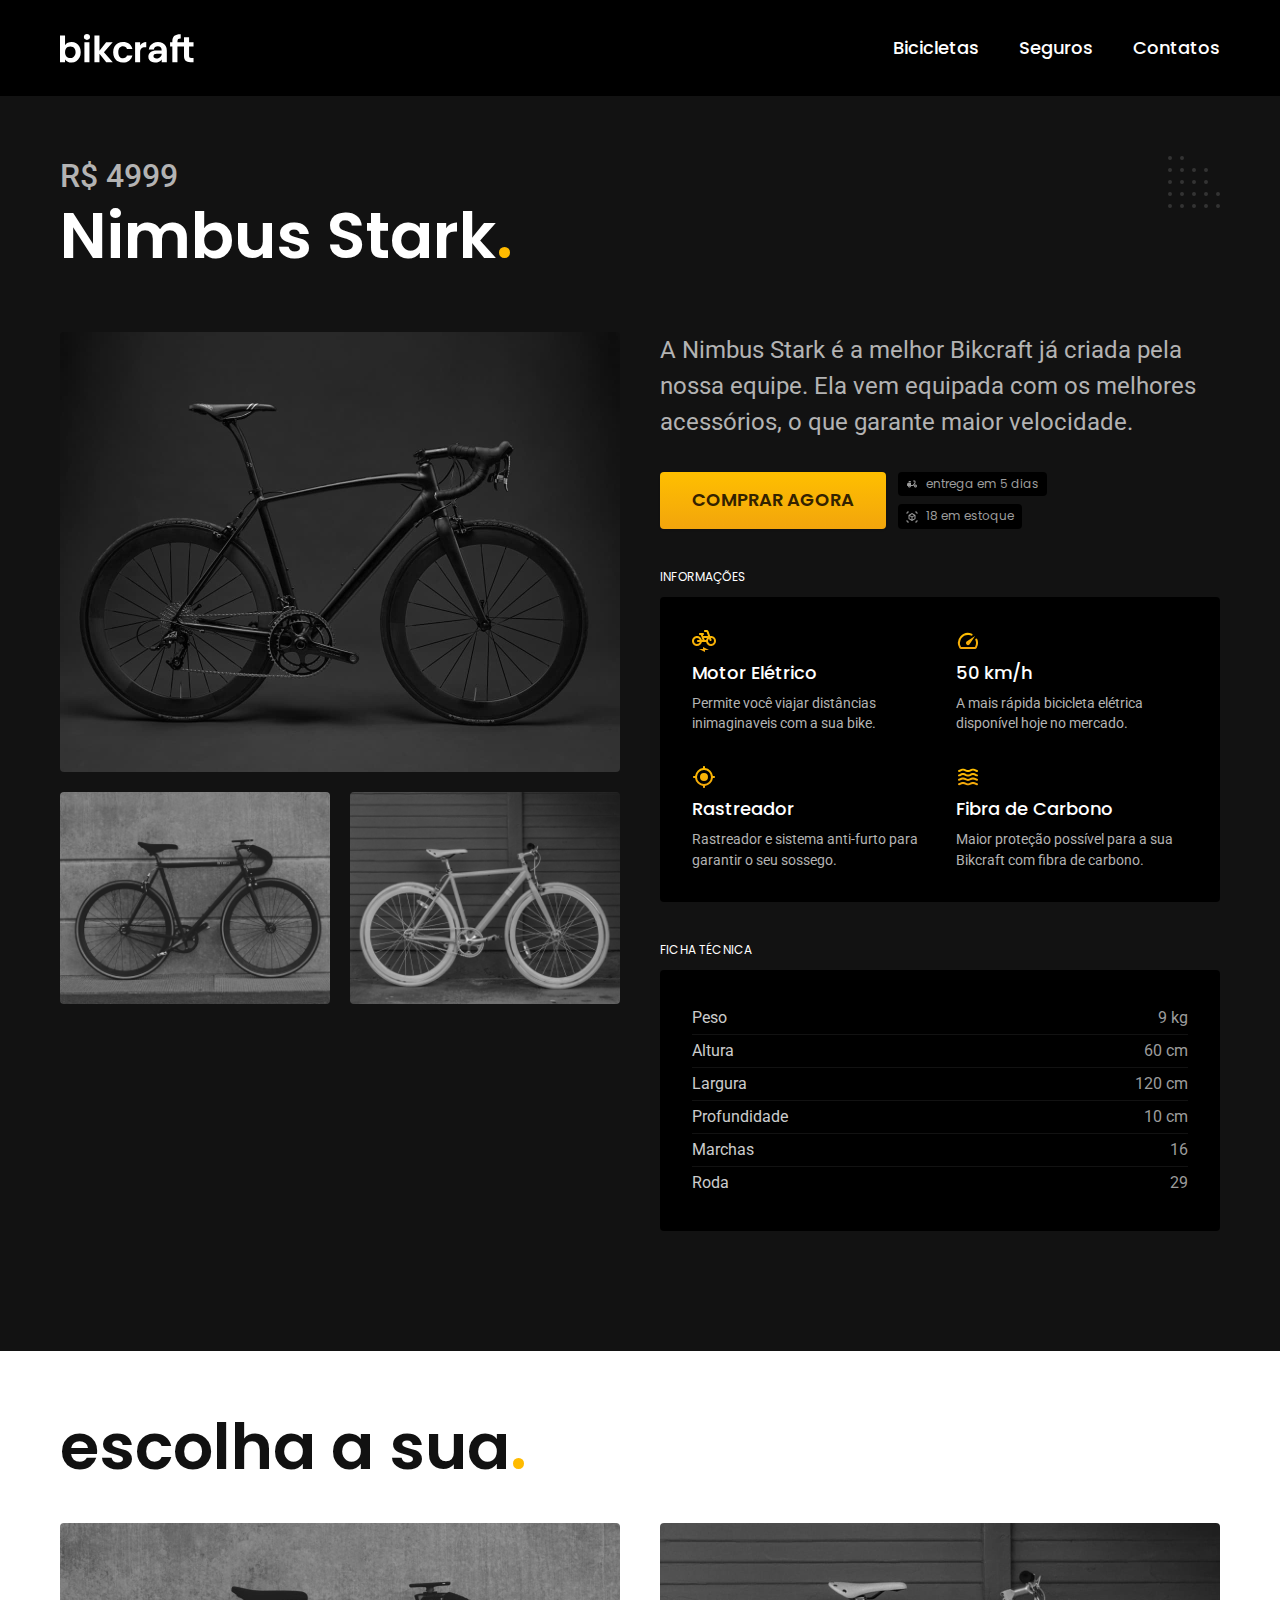
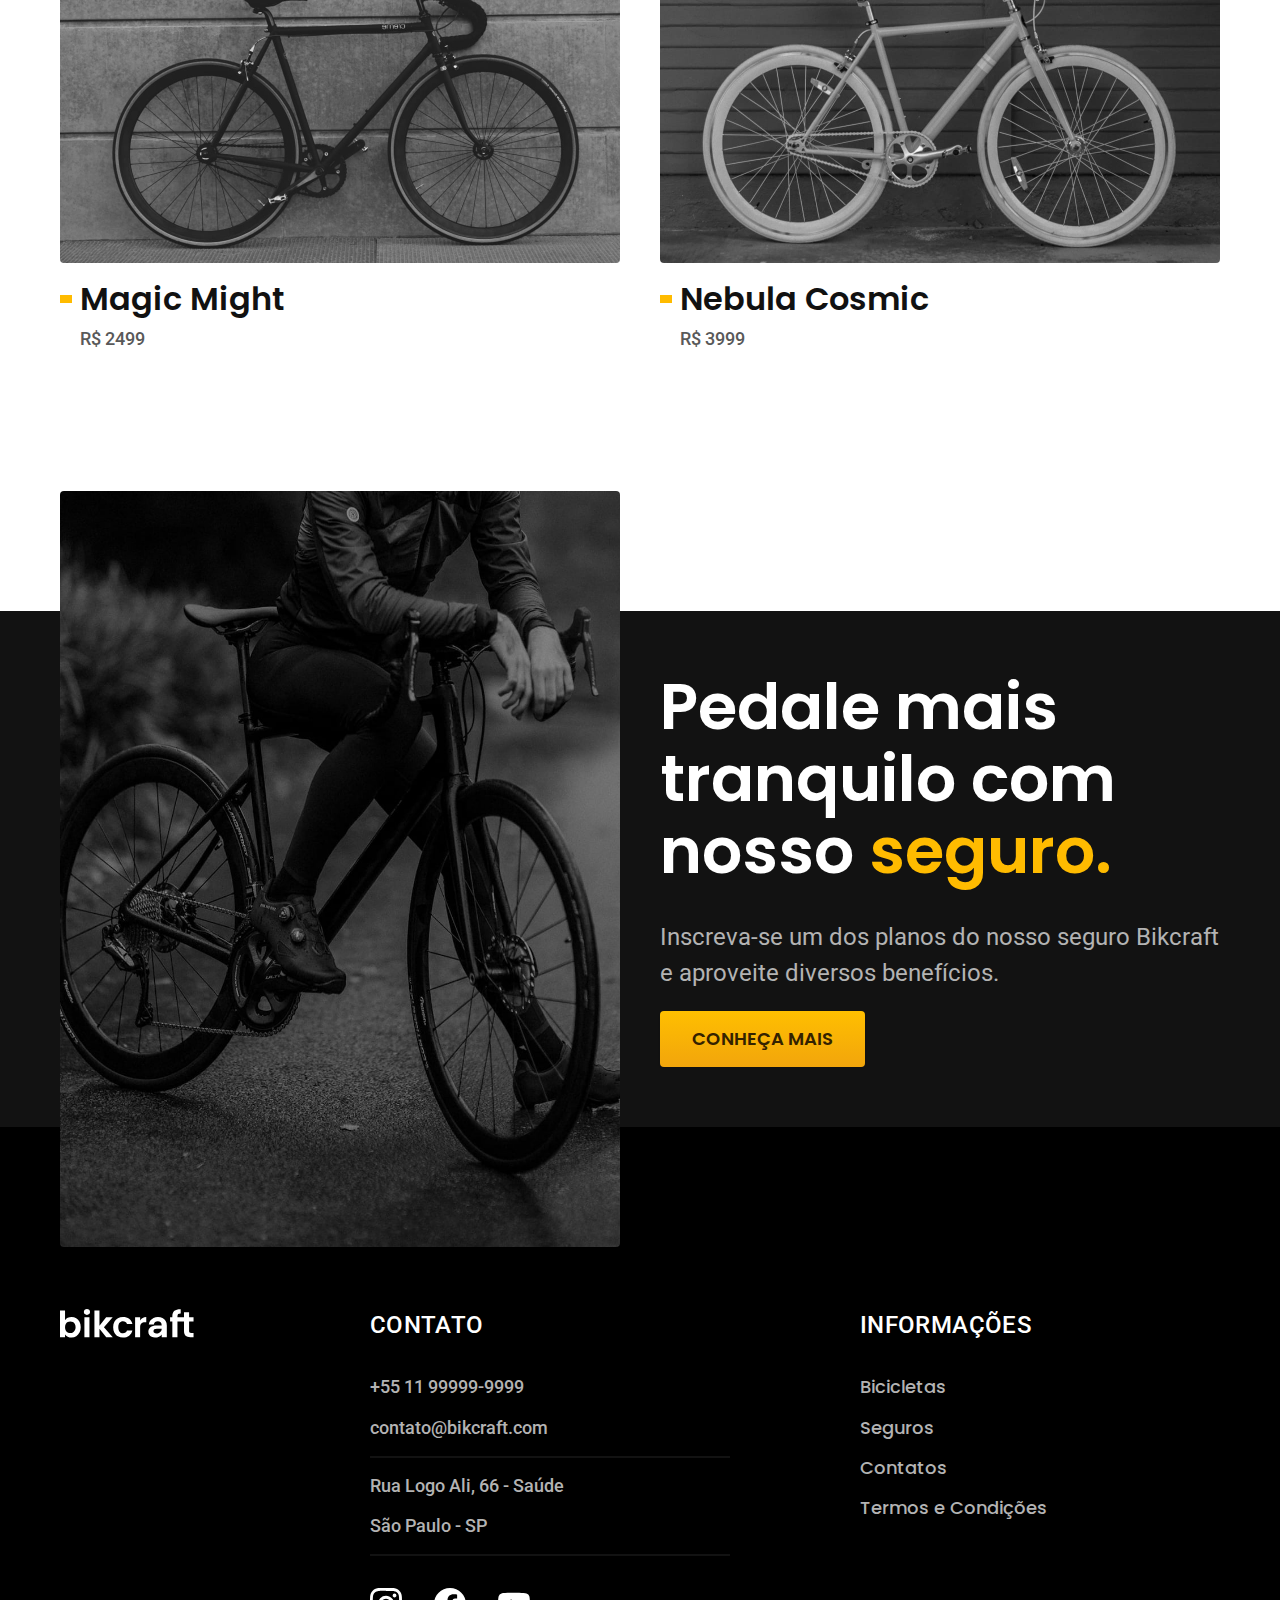
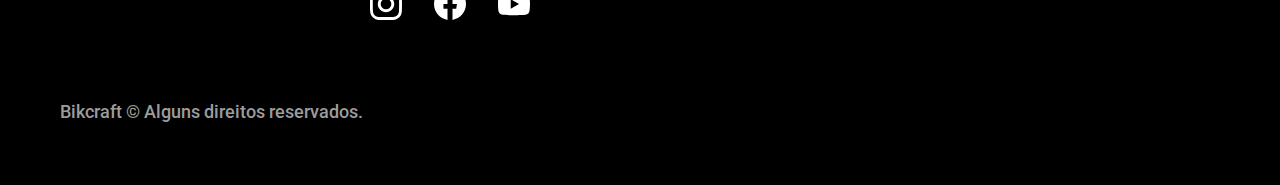
<file: bicicletas/nimbus.html>
<!DOCTYPE html>
<html lang="pt-br">

<head>
  <meta charset="UTF-8">
  <meta name="viewport" content="width=device-width, initial-scale=1.0">
  <title>Nimbus Stark | Bikcraft</title>
  <meta name="description" content="Nimbus Stark">

  <link rel="icon" href="../favicon.svg" type="image/svg+xml">
  <link rel="preload" href="../css/style.min.css" as="style">
  <link rel="stylesheet" href="../css/style.min.css">

  <link rel="preconnect" href="https://fonts.googleapis.com">
  <link rel="preconnect" href="https://fonts.gstatic.com" crossorigin>
  <link href="https://fonts.googleapis.com/css2?family=Merriweather:ital,wght@1,900&family=Poppins:wght@400;600&family=Roboto:wght@400;500&display=swap" rel="stylesheet">
</head>

<body id="bicicleta">
  <header>
    <div class="header-bg">
      <div class="header container">
        <a href="../">
          <img src="../img/bikcraft.svg" alt="Bikcraft">
        </a>

        <nav aria-label="primaria">
          <ul class="header-menu font-1-m cor-0">
            <li><a href="../bicicletas.html">Bicicletas</a></li>
            <li><a href="../seguros.html">Seguros</a></li>
            <li><a href="../contato.html">Contatos</a></li>
          </ul>
        </nav>
      </div>
    </div>
  </header>

  <main class="titulo-bg">
    <div>
      <div class="titulo container">
        <p class="font-2-xl cor-5">R$ 4999</p>
        <h1 class="font-1-xxl cor-0">Nimbus Stark<span class="cor-p1">.</span></h1>
      </div>
    </div>
    <div class="bicicleta container">
      <div class="bicicleta-imagens">
        <img src="../img/bicicleta/otimizadas/nimbus1.jpg" alt="Bicicleta 1">
        <img src="../img/bicicleta/otimizadas/nimbus2.jpg" alt="Bicicleta 2">
        <img src="../img/bicicleta/otimizadas/nimbus3.jpg" alt="Bicicleta 3">
      </div>
      <div class="bicicleta-conteudo">
        <p class="font-2-l cor-5">A Nimbus Stark é a melhor Bikcraft já criada pela nossa equipe. Ela vem equipada com os melhores acessórios, o que garante maior velocidade.</p>
        <div class="bicicleta-comprar">
          <a class="botao" href="../orcamento.html?tipo=bikcraft&produto=nimbus">Comprar Agora</a>
          <span class="font-1-xs cor-6"><img src="../img/icones/otimizadas/entrega.svg" alt="">entrega em 5 dias</span>
          <span class="font-1-xs cor-6"><img src="../img/icones/otimizadas/estoque.svg" alt="">18 em estoque</span>
        </div>

        <h2 class="font-1-xs cor-0">Informações</h2>
        <ul class="bicicleta-informacoes">
          <li>
            <img src="../img/icones/otimizadas/eletrica.svg" alt="">
            <h3 class="font-1-m cor-0">Motor Elétrico</h3>
            <p class="font-2-xs cor-5">Permite você viajar distâncias inimaginaveis com a sua bike.</p>
          </li>
          <li>
            <img src="../img/icones/otimizadas/velocidade.svg" alt="">
            <h3 class="font-1-m cor-0">50 km/h</h3>
            <p class="font-2-xs cor-5">A mais rápida bicicleta elétrica disponível hoje no mercado.</p>
          </li>
          <li>
            <img src="../img/icones/otimizadas/rastreador.svg" alt="">
            <h3 class="font-1-m cor-0">Rastreador</h3>
            <p class="font-2-xs cor-5">Rastreador e sistema anti-furto para garantir o seu sossego.</p>
          </li>
          <li>
            <img src="../img/icones/otimizadas/carbono.svg" alt="">
            <h3 class="font-1-m cor-0">Fibra de Carbono</h3>
            <p class="font-2-xs cor-5">Maior proteção possível para a sua Bikcraft com fibra de carbono.</p>
          </li>
        </ul>
        <h2 class="font-1-xs cor-0">Ficha Técnica</h2>
        <ul class="bicicleta-ficha font-2-s cor-4">
          <li>Peso <span>9 kg</span></li>
          <li>Altura <span>60 cm</span></li>
          <li>Largura <span>120 cm</span></li>
          <li>Profundidade <span>10 cm</span></li>
          <li>Marchas <span>16</span></li>
          <li>Roda <span>29</span></li>
        </ul>
      </div>
    </div>
  </main>

  <article class="bicicletas-lista container">
    <h2 class="font-1-xxl">escolha a sua<span class="cor-p1">.</span></h2>

    <ul>
      <li>
        <a href="./magic.html">
          <img src="../img/bicicletas/otimizadas/magic.jpg" alt="Bicicleta preta">
          <h3 class="font-1-xl">Magic Might</h3>
          <span class="font-2-m cor-8">R$ 2499</span>
        </a>
      </li>

      <li>
        <a href="./nebula.html">
          <img src="../img/bicicletas/otimizadas/nebula.jpg" alt="Bicicleta preta">
          <h3 class="font-1-xl">Nebula Cosmic</h3>
          <span class="font-2-m cor-8">R$ 3999</span>
        </a>
      </li>
    </ul>
  </article>

  <article class="seguro-bg">
    <div class="seguro container">
      <div class="seguro-imagem">
        <img src="../img/fotos/otimizadas/seguros.jpg" alt="Pessoa parada em cima de uma bicicleta.">
      </div>
      <div class="seguro-conteudo">
        <h2 class="font-1-xxl cor-0">Pedale mais tranquilo com nosso <span class="cor-p1">seguro.</span></h2>
        <p class="font-2-l cor-5">Inscreva-se um dos planos do nosso seguro Bikcraft e aproveite diversos benefícios.</p>
        <a class="botao" href="../seguros.html">Conheça Mais</a>
      </div>
    </div>
  </article>

  <footer class="footer-bg">
    <div class="footer container">
      <img src="../img/bikcraft.svg" alt="Bikcraft">
      <div class="footer-contato">
        <h3 class="font-2-l-b cor-0">Contato</h3>
        <ul class="cor-5 font-2-m">
          <li><a href="tel:+5511999999999">+55 11 99999-9999</a></li>
          <li><a href="mailto:contato@bikcraft.com">contato@bikcraft.com</a></li>
          <li>Rua Logo Ali, 66 - Saúde</a></li>
          <li>São Paulo - SP</li>
        </ul>
        <div class="footer-redes">
          <a href="../">
            <img src="../img/redes/otimizadas/instagram.svg" alt="Instagram">
          </a>
          <a href="../">
            <img src="../img/redes/otimizadas/facebook.svg" alt="Facebook">
          </a>
          <a href="../">
            <img src="../img/redes/otimizadas/youtube.svg" alt="Youtube">
          </a>
        </div>
      </div>
      <div class="footer-informacoes">
        <h3 class="font-2-l-b cor-0">Informações</h3>
        <nav>
          <ul class="font-1-m cor-5">
            <li><a href="../bicicletas.html">Bicicletas</a></li>
            <li><a href="../seguros.html">Seguros</a></li>
            <li><a href="../contato.html">Contatos</a></li>
            <li><a href="../termos.html">Termos e Condições</a></li>
          </ul>
        </nav>
      </div>
      <p class="footer-copy font-2-m cor-6">Bikcraft © Alguns direitos reservados. </p>
    </div>
    <script src="../js/script.js"></script>
</body>

</html>
</file>
<file: css/style.min.css>
body{margin:0;font-family:Arial,Helvetica,sans-serif;color:#111}blockquote,dd,h1,h2,h3,h4,p,ul{margin:0}ul{margin:0;padding:0;list-style:none}a{text-decoration:none;color:inherit}img{max-width:100%;height:auto;display:block}img[src$=".jpg"]{border-radius:4px}.font-1-xs{font:400 0.75rem/1.35 Poppins,sans-serif}.font-2-xs{font:400 0.875rem/1.43 Roboto,sans-serif}.font-1-s{font:400 1rem/1.5 Poppins,sans-serif}.font-2-s{font:400 1rem/1.5 Roboto,sans-serif}.font-1-m,.font-1-m-b{font:500 1.125rem/1.35 Poppins,sans-serif}.font-1-m-b{font-weight:600}.font-2-m{font:500 1.125rem/1.35 Roboto,sans-serif}.font-2-l,.font-2-l-b{font:400 1.5rem/1.5 Roboto,sans-serif}.font-2-l-b{font-weight:500;letter-spacing:.015em;text-transform:uppercase}.font-1-xl{font:600 2rem/1.25 Poppins,sans-serif}.font-1-xxl{font:600 4rem/1.25 Poppins,sans-serif}.font-1-l{font:400 1.5rem/1.5 Poppins,sans-serif}.font-2-l{font:400 1.5rem/1.5 Roboto,sans-serif}.font-2-xl{font:500 2rem/1.25 Roboto,sans-serif}.font-1-xxl{font:600 4rem/1.125 Poppins,sans-serif}@media (max-width:1200px){.font-1-xxl{font-size:3rem}.font-2-l,.font-2-l-b{font-size:1.125rem}}@media (max-width:800px){.font-1-xxl{font-size:2rem}.font-1-xl,.font-2-xl{font-size:1.5rem}}:root{--cor-0:#ffffff;--cor-1:#f7f7f7;--cor-2:#ededed;--cor-3:#dedede;--cor-4:#cccccc;--cor-5:#b3b3b3;--cor-6:#9c9c9c;--cor-7:#707070;--cor-8:#595959;--cor-9:#404040;--cor-10:#2e2e2e;--cor-11:#121212;--cor-12:#000000;--cor-p1:#ffbb00;--cor-p2:#E4A30B;--cor-p3:#A66F00;--cor-p4:#664400;--cor-p5:#332200}.cor-0{color:var(--cor-0)}.cor-1{color:var(--cor-1)}.cor-2{color:var(--cor-2)}.cor-3{color:var(--cor-3)}.cor-4{color:var(--cor-4)}.cor-5{color:var(--cor-5)}.cor-6{color:var(--cor-6)}.cor-7{color:var(--cor-7)}.cor-8{color:var(--cor-8)}.cor-9{color:var(--cor-9)}.cor-10{color:var(--cor-10)}.cor-11{color:var(--cor-11)}.cor-12{color:var(--cor-12)}.cor-p1{color:var(--cor-p1)}.cor-p2{color:var(--cor-p2)}.cor-p3{color:var(--cor-p3)}.cor-p4{color:var(--cor-p4)}.cor-p5{color:var(--cor-p5)}.js .fadeInDown{transform:translate3d(0,-20px,0)}.js .fadeInUp{transform:translate3d(0,20px,0)}.js .fadeInRight{transform:translate3d(20px,0,0)}.js .fadeInLeft{transform:translate3d(-20px,0,0)}.js [data-anime]{opacity:0}.js .anime{opacity:1;transform:none;transition:transform .8s,opacity .8s}.header-bg{background-color:var(--cor-12)}.header{display:flex;flex-wrap:wrap;gap:20px;justify-content:space-between;align-items:center;padding-top:20px;padding-bottom:20px}.header-menu{display:flex;flex-wrap:wrap;gap:40px}.header-menu a{display:inline-block;padding:16px 0;position:relative}.header-menu a:after{content:"";display:block;height:2px;width:0;background:var(--cor-0);margin-top:4px;transition:.3s;position:absolute}.header-menu a.ativo::after,.header-menu a:hover:after{width:100%}@media (max-width:800px){.header-menu{gap:20px}.header-menu a{background:var(--cor-11);padding:12px 16px;border-radius:4px}.header-menu a:hover{background-color:var(--cor-10)}.header a:after{display:none}}@media (max-width:600px){.header-menu{gap:12px}.header-menu a{padding:8px 12px;font-size:14px}}.footer-bg{background-color:var(--cor-12)}.footer{display:grid;grid-template-columns:3fr 5fr 4fr;gap:40px;padding-top:60px;padding-bottom:60px}.footer h3{margin-bottom:32px}.footer-contato ul{margin-bottom:32px}.footer-contato li:nth-child(2n):after{content:"";display:block;max-width:360px;width:100%;height:2px;background:var(--cor-11);margin-top:16px}.footer li{margin-bottom:16px}.footer-redes{display:flex;gap:32px}.footer a:hover{color:var(--cor-0)}.footer-copy{grid-column:1/-1;margin-top:40px}@media (max-width:800px){.footer>img{display:none}.footer{grid-template-columns:1fr 1fr}}@media (max-width:600px){.footer{grid-template-columns:1fr;gap:60px}.footer-copy{margin-top:0}}.container{box-sizing:border-box;max-width:1200px;padding-left:20px;padding-right:20px;margin-left:auto;margin-right:auto}.botao{display:inline-block;padding:16px 32px;background:linear-gradient(#ffbf00,#f2a50c);border-radius:4px;box-shadow:0 1px 2px rgba(0,0,0,.1);text-transform:uppercase;color:var(--cor-p5);font:600 1.125rem/1.35 Poppins,sans-serif;max-width:max-content;border:none;cursor:pointer}.botao:hover{background:linear-gradient(#ffb60d,#e59317)}.botao.secundario{background:var(--cor-10);color:var(--cor-2)}.botao.secundario:hover{background-color:var(--cor-9)}.botao.seta{display:flex;align-items:center}.botao.seta::after{content:"";display:inline-block;width:18px;height:10px;margin-left:12px;background:url("../img/icones/otimizadas/seta.svg");transition:transform .2s}.botao.seta:hover::after{transform:translateX(4px)}@media (max-width:600px){.botao{padding:12px 16px;font-size:1rem}}.link{display:inline-block;color:var(--cor-p1);font:500 1.5rem/1.5 Poppins,sans-serif;text-transform:uppercase}.link::after{content:"";display:block;width:100%;height:4px;background-color:currentColor}.link:hover{color:var(--cor-0);transition:.2s}.titulo-bg{padding-top:60px;padding-bottom:60px;background-color:var(--cor-11)}.titulo{background:url("../img/dec/otimizadas/top-right.svg") no-repeat top right 20px}.titulo p{margin-bottom:4px}@media (max-width:800px){.titulo-bg{padding-top:40px;padding-bottom:40px}.titulo>p{font-size:1rem;font-weight:900;text-transform:lowercase}}.form{display:grid;grid-template-columns:1fr 1fr;gap:20px}.form label{display:block;font:600 1rem/1.5 Poppins,sans-serif;margin-bottom:4px}.form .col-2{grid-column:span 2}.form input[type=email],.form input[type=text],.form textarea{font:400 1rem/1.5 Roboto,sans-serif;background:var(--cor-1);border:1px solid var(--cor-2);padding:12px;border-radius:4px;width:100%;box-sizing:border-box}.form input[type=email]:focus,.form input[type=text]:focus,.form textarea:focus{outline:0;border-color:var(--cor-p1);background:var(--cor-0);box-shadow:0 0 0 2px #fea}@media (max-width:600px){.form{grid-template-columns:1fr}.form .col-2{grid-column:1}}.introducao-bg{background:var(--cor-12) url("../img/dec/otimizadas/bottom-left.svg") no-repeat bottom 160px left 20px;box-shadow:inset 0 -120px var(--cor-0)}.introducao{display:grid;grid-template-columns:1fr 1fr;gap:0 40px}.introducao-conteudo{align-self:end;padding-bottom:200px}.introducao img{width:100%;height:100%;object-fit:cover;border-radius:4px}.introducao h1{margin-bottom:32px}.introducao p{margin-bottom:20px}@media (max-width:800px){.introducao-bg{background:var(--cor-11);padding-top:40px;box-shadow:inset 0 -60px #fff}.introducao{grid-template-columns:1fr;gap:32px}.introducao-conteudo{padding-bottom:0}.introducao h1{margin-bottom:16px}.introducao img{height:300px;width:100%}}.tecnologia-bg{background-color:var(--cor-11);box-shadow:inset 0 80px var(--cor-0),inset 0 -80px var(--cor-0)}.tecnologia{display:grid;grid-template-columns:1fr 1fr;gap:40px}.tecnologia-imagem img{width:100%;height:100%;object-fit:cover;object-position:left}.tecnologia-conteudo{padding-top:160px;padding-bottom:160px}.tecnologia-conteudo>span{display:block;margin-bottom:20px}.tecnologia-conteudo h2{display:block;margin-bottom:32px}.tecnologia-conteudo>p{margin-bottom:20px}.tecnologia a{margin-bottom:80px}.tecnologia-vantagens{display:flex;gap:40px}.tecnologia-vantagens h3{margin-bottom:8px;width:max-content}.tecnologia-vantagens img{width:24px;margin-bottom:8px}@media (max-width:800px){.tecnologia-bg{box-shadow:initial}.tecnologia{grid-template-columns:1fr}.tecnologia-conteudo{padding-top:60px;padding-bottom:60px}.tecnologia-imagem{display:none}.tecnologia a{margin-bottom:60px}}@media (max-width:600px){.tecnologia-vantagens{flex-direction:column}}.parceiros{padding-top:60px;padding-bottom:120px}.parceiros h2{margin-bottom:60px}.parceiros ul{padding:0 20px;max-width:1400px;display:grid;grid-template-columns:repeat(4,1fr);margin:0 auto}.parceiros li{display:flex;padding:32px;border-left:2px solid var(--cor-2)}.parceiros img{margin:auto}.parceiros li:first-child,.parceiros li:nth-child(5){border-left:none}.parceiros li:nth-child(n+5){border-top:2px solid var(--cor-2)}@media (max-width:800px){.parceiros{padding-bottom:60px}.parceiros h2{margin-bottom:20px}.parceiros ul{grid-template-columns:repeat(2,1fr)}.parceiros li{padding:20px}.parceiros li:nth-child(n+3){border-top:2px solid var(--cor-2)}.parceiros li:nth-child(odd){border-left:none}}.depoimento{display:grid;grid-template-columns:1fr 1fr;background-color:var(--cor-p1);overflow:hidden}.depoimento img{width:100%;height:100%;object-fit:cover;border-radius:0}.depoimento-conteudo{padding:40px 20px 80px 80px;align-self:end;background:url("../img/dec/otimizadas/bottom-right-p.svg") no-repeat bottom 40px right 40px}.depoimento-conteudo p{max-width:32ch;font-family:Merriweather,serif;font-style:italic;font-weight:900;margin-bottom:32px;position:relative}.depoimento p::after,.depoimento p::before{font-size:5rem;color:var(--cor-p2);position:absolute}.depoimento p::before{content:"“";left:-50px;top:-20px}.depoimento p::after{content:"”"}@media (min-width:1200px){.depoimento img{max-height:520px}}@media (max-width:800px){.depoimento{grid-template-columns:1fr;text-align:center}.depoimento img{max-height:200px}.depoimento-conteudo{padding:40px 20px;justify-self:center}.depoimento-conteudo p{padding-left:20px;padding-right:20px}.depoimento p::before{left:-20px}}.bicicletas-lista{padding-top:60px;padding-bottom:120px}.bicicletas-lista h2{margin-bottom:40px}.bicicletas-lista ul{display:flex;gap:40px;padding:0 20px 20px 20px;max-width:1400px;margin-left:auto;margin-right:auto;overflow-x:auto}#bicicleta .bicicletas-lista ul{padding:0 0 20px 0}.bicicletas-lista li{flex:1;min-width:280px}.bicicletas-lista a{display:block}.bicicletas-lista img{margin-bottom:16px}.bicicletas-lista h3{margin-bottom:8px;display:flex;align-items:center}.bicicletas-lista h3::before{content:"";display:inline-block;background-color:var(--cor-p1);height:8px;width:12px;margin-right:8px;transition:width .2s}.bicicletas-lista a:hover h3::before{width:24px}.bicicletas-lista li span{padding-left:20px}@media (max-width:800px){.bicicletas-lista{padding-bottom:60px}.bicicletas-lista ul{gap:20px}}.bicicletas-bg:nth-child(odd){background:linear-gradient(to right,var(--cor-0) 30%,var(--cor-11) 0)}.bicicletas{display:grid;grid-template-columns:1fr 1fr;gap:40px;padding-top:60px;padding-bottom:60px;background:url("../img/dec/top-right.svg") no-repeat top 40px right 20px}.bicicletas-imagem{display:grid}.bicicletas-imagem img{grid-area:1/1}.bicicletas-imagem span{grid-area:1/1;place-self:start end;margin-top:20px;background-color:var(--cor-12);display:inline-block;padding:8px 16px 8px 8px;border-radius:4px 0 0 4px}.bicicletas-conteudo{display:grid;grid-template-columns:1fr auto;align-content:start}.bicicletas h2,.bicicletas p{grid-column:1/-1}.bicicletas h2{margin-bottom:20px}.bicicletas h2::before{content:"";display:block;width:12px;height:8px;background-color:var(--cor-p1);margin-bottom:8px}.bicicletas p{margin-bottom:32px}.bicicletas a{place-self:end}.bicicletas li{display:flex;align-items:center}.bicicletas ul{display:grid;gap:16px}.bicicletas-conteudo img{width:24px;margin-right:8px}@media (max-width:800px){.bicicletas-bg:nth-child(odd){background:var(--cor-11)}.bicicletas{grid-template-columns:1fr;gap:20px;padding-top:40px;padding-bottom:40px}}@media (max-width:600px){.bicicletas-conteudo{grid-template-columns:1fr}.bicicletas ul{margin-bottom:32px;grid-template-columns:1fr 1fr;font-size:1rem}.bicicletas a{place-self:start}}.bicicleta{display:grid;grid-template-columns:1fr 1fr;align-items:start;gap:40px;padding-top:60px;padding-bottom:60px}#bicicleta .titulo p{text-transform:uppercase}.bicicleta-imagens{display:flex;flex-wrap:wrap;gap:20px}.bicicleta-imagens img{flex:1;min-width:200px}.bicicleta-imagens img:first-child{min-width:100%}.bicicleta-conteudo>p{margin-bottom:32px}.bicicleta-comprar{display:grid;grid-template-columns:max-content auto;align-items:center;justify-items:start;gap:8px 12px;margin-bottom:40px}.bicicleta-comprar a{grid-row:span 2}.bicicleta-comprar span{display:flex;align-items:center;background-color:var(--cor-12);gap:8px;padding:4px 8px;border-radius:4px}.bicicleta-conteudo h2{text-transform:uppercase;letter-spacing:.015em;margin-bottom:12px}.bicicleta-ficha,.bicicleta-informacoes{padding:32px;background-color:var(--cor-12);border-radius:4px}.bicicleta-informacoes{margin-bottom:40px;display:grid;grid-template-columns:1fr 1fr;gap:32px}.bicicleta-informacoes img{width:24px;margin-bottom:8px}.bicicleta-informacoes h3{margin-bottom:8px}.bicicleta-ficha li{padding:4px 0;display:flex;justify-content:space-between;border-bottom:1px solid var(--cor-11)}.bicicleta-ficha li:last-child{border-bottom:none}.bicicleta-ficha span{color:var(--cor-6)}@media (max-width:800px){.bicicleta{grid-template-columns:1fr;padding-top:40px;padding-bottom:40px}.bicicleta-imagens{grid-row:2}}@media (max-width:400px){.bicicleta-informacoes{grid-template-columns:1fr}.bicicleta-comprar{grid-template-columns:1fr}}.seguro-bg{background-color:var(--cor-11);box-shadow:inset 0 120px var(--cor-0),inset 0 -120px var(--cor-12)}.seguro{display:grid;grid-template-columns:1fr 1fr;gap:40px}.seguro-imagem img{width:100%;height:100%;object-fit:cover}.seguro-conteudo{padding-top:180px;padding-bottom:180px}.seguro h2{margin-bottom:32px}.seguro p{margin-bottom:20px}@media (max-width:800px){.seguro-bg{box-shadow:inset 0 -60px var(--cor-12)}.seguro{grid-template-columns:1fr}.seguro-conteudo{grid-row:1;padding-top:40px;padding-bottom:0}}.seguros-bg{background:var(--cor-11)}.seguros{padding-top:60px;padding-bottom:60px;display:grid;grid-template-columns:1fr 1fr;gap:40px;align-items:center}#seguros .seguros{padding-top:0}.seguros h2{grid-column:1/-1}.seguros-item{background-color:var(--cor-12);padding:32px 32px 32px 60px;display:grid;grid-template-columns:1fr auto;border-radius:5px}.seguros-item h3{margin-bottom:40px}.seguros-item span{grid-column:2;display:block;text-align:right}.seguros-item ul{grid-column:1/-1;margin-bottom:32px}.seguros-item li+li{margin-top:20px}.seguros-item li{display:flex;align-items:center;position:relative}.seguros-item li::before{content:"";display:inline-block;width:13px;height:9px;background-image:url("../img/icones/otimizadas/lista.svg");position:absolute;left:-21px}.seguros-item a{grid-column:1/-1}@media (max-width:800px){.seguros{grid-template-columns:1fr}}.vantagens-bg{background-color:var(--cor-12)}.vantagens{padding-top:120px;padding-bottom:120px}.vantagens h2{margin-bottom:60px}.vantagens ul{display:grid;grid-template-columns:repeat(auto-fit,minmax(280px,max-content));gap:40px 80px}.vantagens h3,.vantagens img{margin-bottom:8px}@media (max-width:800px){.vantagens{padding-top:60px;padding-bottom:60px}.vantagens h2{margin-bottom:40px}.vantagens ul{gap:20px}}.perguntas{padding-bottom:120px;padding-top:120px}.perguntas h2{margin-bottom:60px}.perguntas dl>div{padding:20px;border-radius:4px}.perguntas dl>div:nth-child(odd){background-color:var(--cor-1)}.perguntas button{display:grid;grid-template-columns:auto 1fr auto;align-items:center;gap:8px;cursor:pointer;border:none;background:0 0;width:100%;text-align:left}.perguntas button::before{content:"";display:inline-block;width:12px;height:8px;background-color:var(--cor-p1)}.perguntas button::after{content:"";display:inline-block;width:14px;height:6px;background:url("../img/icones/otimizadas/seta-abrir.svg");transition:.3s}.perguntas button:hover::after,.perguntas button[aria-expanded=true]::after{transform:rotate(180deg)}.js .perguntas dd{display:none}.js .perguntas dd.ativa{display:block}.perguntas dd{padding-left:20px;padding-top:16px;max-width:80ch}@media (max-width:800px){.perguntas{padding-top:60px;padding-bottom:60px}.perguntas h2{margin-bottom:40px}}#contato{background:linear-gradient(var(--cor-11) 600px,var(--cor-1) 0)}.contato{display:grid;grid-template-columns:5fr 7fr}.contato-dados,.contato-formulario{padding:60px;box-shadow:0 1px 2px rgba(0,0,0,.1)}.contato-dados{background:var(--cor-12) url("../img/dec/otimizadas/bottom-left.svg") no-repeat bottom 20px left 20px;border-radius:5px 0 0 5px}.contato-formulario{background:var(--cor-0) url("../img/dec/otimizadas/bottom-right.svg") no-repeat bottom 20px right 20px;border-radius:0 5px 5px 0}.contato-dados h2{margin-bottom:60px}.contato-endereco{margin-bottom:32px;padding-left:28px;background:url("../img/icones/otimizadas/local.svg") no-repeat 0 2px}.contato-endereco p{margin-bottom:8px}.contato-meios a{display:block;max-width:max-content;margin-bottom:8px;padding-left:28px}.contato-meios a:hover{color:var(--cor-0)}.contato-meios a:first-child{background:url("../img/icones/otimizadas/email.svg") no-repeat 0 2px}.contato-meios a:nth-child(2){margin-bottom:32px}.contato-meios a:nth-child(3){background:url("../img/icones/otimizadas/telefone.svg") no-repeat 0 2px;margin-bottom:60px}.contato-redes{display:flex;gap:32px;padding-left:28px}@media (max-width:800px){.contato{grid-template-columns:1fr}.contato-dados,.contato-formulario{padding:20px}.contato-dados{border-radius:5px 5px 0 0;background:var(--cor-12)}.contato-formulario{border-radius:0 0 5px 5px}.contato-dados h2,.contato-meios a:nth-child(3){margin-bottom:32px}.contato-redes{margin-bottom:12px}}.lojas{display:grid;grid-template-columns:1fr 1fr;gap:0 40px;padding-top:120px;padding-bottom:120px}.lojas h2{grid-column:1/-1;margin-bottom:60px}.lojas img{border-radius:4px 4px 0 0}.lojas-item{border-radius:4px;background:var(--cor-0);box-shadow:0 0 2px rgba(0,0,0,.1)}.lojas-conteudo{display:grid;grid-template-columns:1fr 1fr;gap:32px 16px;padding:32px}.lojas-conteudo h3,.lojas-tempo{grid-column:1/-1}.lojas-dados{display:grid;gap:8px;border-left:2px solid var(--cor-2);padding-left:12px}.lojas-tempo{display:flex;align-items:center;gap:8px}@media (max-width:800px){.lojas{gap:20px;padding-top:60px;padding-bottom:60px}.lojas h2{margin-bottom:32px}.lojas-conteudo{grid-template-columns:1fr}}@media (max-width:600px){.lojas{grid-template-columns:1fr}}#orcamento{background:linear-gradient(var(--cor-11) 600px,var(--cor-1) 0)}.orcamento{display:grid;grid-template-columns:5fr 7fr;padding-bottom:120px}.orcamento h2{text-transform:uppercase;position:relative;display:flex;align-items:center}.orcamento h2::before{content:"";display:inline-block;width:4px;height:8px;background-color:var(--cor-p1);position:absolute;left:-12px}.orcamento-dados,.orcamento-produto{padding:60px;box-shadow:0 1px 2px rgba(0,0,0,.1)}.orcamento-produto{border-radius:5px 0 0 5px;background:var(--cor-12) url("../img/dec/otimizadas/bottom-left.svg") no-repeat bottom 20px left 20px;display:grid;grid-template-columns:1fr 1fr;gap:20px;align-content:start}.orcamento-produto>*{grid-column:1/-1}.orcamento-produto>label{grid-column:initial}.orcamento-produto label{font:400 1rem/1.5 Poppins,sans-serif;color:var(--cor-4);background-color:var(--cor-10);padding:12px 16px;border-radius:4px;cursor:pointer;display:grid;grid-template-columns:auto 1fr auto;align-items:center;border:1px solid var(--cor-10)}.orcamento-produto input:checked+label{background:var(--cor-0);color:var(--cor-11)}.orcamento-produto label::before{content:"";display:inline-block;box-sizing:border-box;width:12px;height:12px;border:1px solid var(--cor-6);border-radius:50%;margin-right:8px}.orcamento-produto input:checked+label::before{border-color:var(--cor-7);box-shadow:inset 0 0 0 3px var(--cor-0),inset 0 0 0 6px var(--cor-7)}.orcamento-produto label:hover{background-color:var(--cor-9);border-color:var(--cor-9)}.orcamento-produto input:focus+label{box-shadow:0 0 0 2px var(--cor-p1);border-color:var(--cor-12)}.orcamento-produto label span{display:none}.orcamento-produto input:checked+label span{display:inline-block}.orcamento-produto input{opacity:0;position:absolute;pointer-events:none}.orcamento-dados{border-radius:0 5px 5px 0;background:var(--cor-0) url("../img/dec/otimizadas/bottom-right.svg") no-repeat bottom 20px right 20px}.orcamento-conteudo{display:none}.orcamento-conteudo h2,.orcamento-dados h2:nth-of-type(n+2){margin-top:20px}#bikcraft:checked~#orcamento-bikcraft,#seguro:checked~#orcamento-seguro{display:grid;gap:20px}.orcamento-detalhes{display:none;background:var(--cor-0);padding:20px;grid-template-columns:1fr 1fr;border-radius:4px;align-items:center}.orcamento-detalhes li{display:flex;align-items:center;margin-bottom:8px}.orcamento-detalhes li img{width:16px;margin-right:8px}.orcamento-produto input:checked+label+.orcamento-detalhes{display:grid}@media (max-width:1200px){.orcamento-dados,.orcamento-produto{padding:32px}}@media (max-width:800px){.orcamento{grid-template-columns:1fr;padding-bottom:60px}.orcamento-produto{border-radius:5px 5px 0 0;background:var(--cor-12)}.orcamento-dados{border-radius:0 0 5px 5px}}@media (max-width:400px){.orcamento-produto{grid-template-columns:1fr}}.termos{padding-top:80px;padding-bottom:80px}.termos h2{font-weight:600;margin-bottom:20px}.termos p+h2{margin-top:40px}.termos p{max-width:75ch;margin-bottom:24px}
</file>
